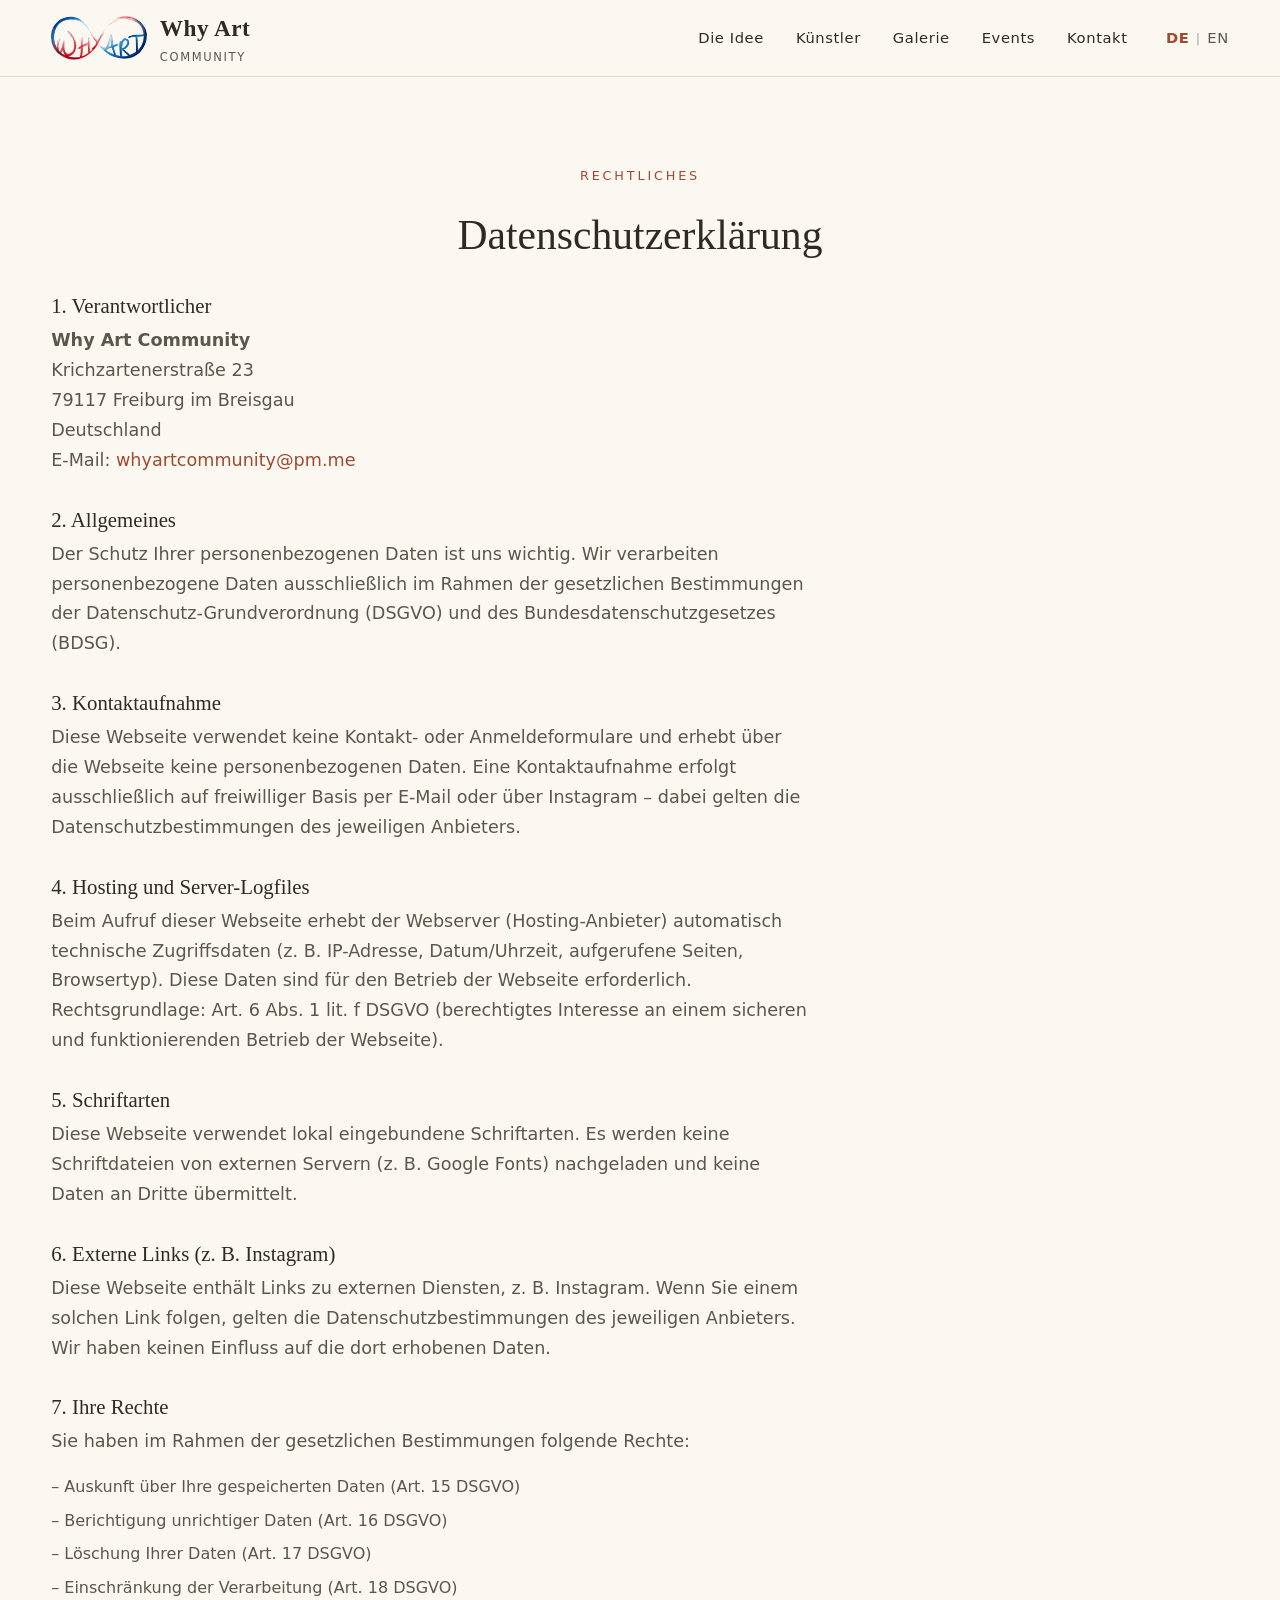
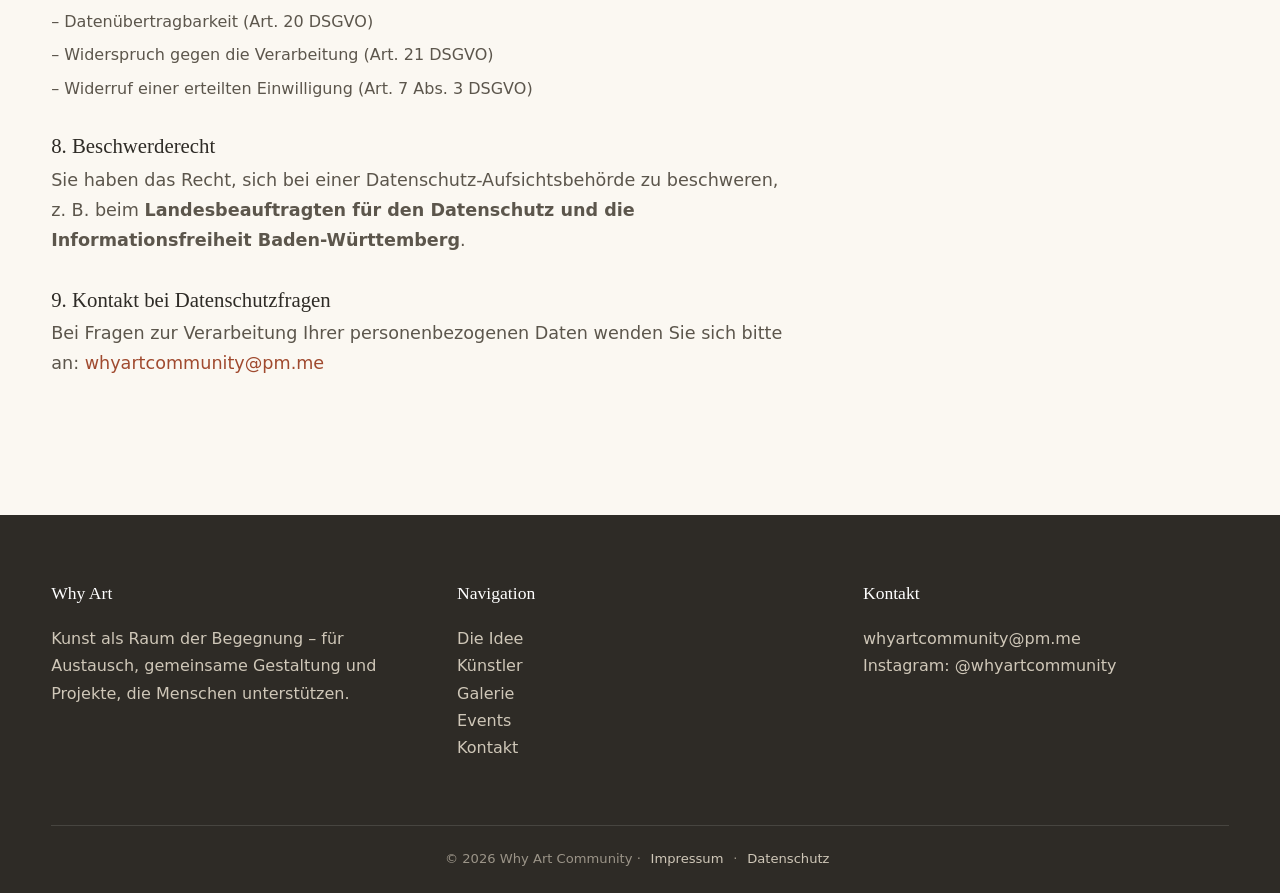
<file: datenschutz.html>
<!DOCTYPE html>
<html lang="de">
<head>
<meta charset="UTF-8">
<meta name="viewport" content="width=device-width, initial-scale=1.0">
<title>Datenschutzerklärung – Why Art Community</title>
<meta name="robots" content="noindex">
<link rel="canonical" href="https://whyartcommunity.com/datenschutz.html">
<link rel="icon" type="image/png" href="assets/images/logo.png">
<meta property="og:site_name" content="Why Art Community">
<meta property="og:locale" content="de_DE">
<meta property="og:type" content="website">
<meta property="og:title" content="Datenschutzerklärung – Why Art Community">
<meta property="og:description" content="">
<meta property="og:url" content="https://whyartcommunity.com/datenschutz.html">
<meta property="og:image" content="https://whyartcommunity.com/assets/images/hero.jpg">
<meta name="twitter:card" content="summary_large_image">
<meta name="twitter:title" content="Datenschutzerklärung – Why Art Community">
<meta name="twitter:description" content="">
<meta name="twitter:image" content="https://whyartcommunity.com/assets/images/hero.jpg">
<link rel="stylesheet" href="assets/css/style.css?v=4">
</head>
<body>

<header class="site-header">
  <div class="wrap nav">
    <a class="brand" href="index.html">
      <img src="assets/images/logo.png" alt="Why Art">
      <span>Why&nbsp;Art<small>COMMUNITY</small></span>
    </a>
    <button class="nav-toggle" aria-label="Menü">☰</button>
    <nav class="nav-links">
      <a href="index.html">Die Idee</a>
      <a href="kuenstler.html">Künstler</a>
      <a href="galerie.html">Galerie</a>
      <a href="events.html">Events</a>
      <a href="kontakt.html">Kontakt</a>

      <div class="lang-switch">
        <a href="datenschutz.html" class="active" hreflang="de">DE</a><span class="sep">|</span><a href="en/privacy.html" hreflang="en">EN</a>
      </div>
    </nav>
  </div>
</header>

<main>
  <section class="section">
    <div class="wrap">
      <p class="eyebrow center">Rechtliches</p>
      <h1 class="center" style="font-family:var(--serif);font-weight:500;font-size:clamp(1.9rem,3.5vw,2.6rem);margin-bottom:1.5rem">Datenschutzerklärung</h1>

      <h2 style="font-size:1.3rem;font-family:var(--serif);margin-bottom:.5rem">1. Verantwortlicher</h2>
      <p class="lead-p" style="margin:0 0 2rem">
        <strong>Why Art Community</strong><br>
        Krichzartenerstraße 23<br>
        79117 Freiburg im Breisgau<br>
        Deutschland<br>
        E-Mail: <a href="mailto:whyartcommunity@pm.me">whyartcommunity@pm.me</a>
      </p>

      <h2 style="font-size:1.3rem;font-family:var(--serif);margin-bottom:.5rem">2. Allgemeines</h2>
      <p class="lead-p" style="margin:0 0 2rem">Der Schutz Ihrer personenbezogenen Daten ist uns wichtig. Wir verarbeiten personenbezogene Daten ausschließlich im Rahmen der gesetzlichen Bestimmungen der Datenschutz-Grundverordnung (DSGVO) und des Bundesdatenschutzgesetzes (BDSG).</p>

      <h2 style="font-size:1.3rem;font-family:var(--serif);margin-bottom:.5rem">3. Kontaktaufnahme</h2>
      <p class="lead-p" style="margin:0 0 2rem">Diese Webseite verwendet keine Kontakt- oder Anmeldeformulare und erhebt über die Webseite keine personenbezogenen Daten. Eine Kontaktaufnahme erfolgt ausschließlich auf freiwilliger Basis per E-Mail oder über Instagram – dabei gelten die Datenschutzbestimmungen des jeweiligen Anbieters.</p>

      <h2 style="font-size:1.3rem;font-family:var(--serif);margin-bottom:.5rem">4. Hosting und Server-Logfiles</h2>
      <p class="lead-p" style="margin:0 0 2rem">Beim Aufruf dieser Webseite erhebt der Webserver (Hosting-Anbieter) automatisch technische Zugriffsdaten (z.&nbsp;B. IP-Adresse, Datum/Uhrzeit, aufgerufene Seiten, Browsertyp). Diese Daten sind für den Betrieb der Webseite erforderlich. Rechtsgrundlage: Art. 6 Abs. 1 lit. f DSGVO (berechtigtes Interesse an einem sicheren und funktionierenden Betrieb der Webseite).</p>

      <h2 style="font-size:1.3rem;font-family:var(--serif);margin-bottom:.5rem">5. Schriftarten</h2>
      <p class="lead-p" style="margin:0 0 2rem">Diese Webseite verwendet lokal eingebundene Schriftarten. Es werden keine Schriftdateien von externen Servern (z.&nbsp;B. Google Fonts) nachgeladen und keine Daten an Dritte übermittelt.</p>

      <h2 style="font-size:1.3rem;font-family:var(--serif);margin-bottom:.5rem">6. Externe Links (z.&nbsp;B. Instagram)</h2>
      <p class="lead-p" style="margin:0 0 2rem">Diese Webseite enthält Links zu externen Diensten, z.&nbsp;B. Instagram. Wenn Sie einem solchen Link folgen, gelten die Datenschutzbestimmungen des jeweiligen Anbieters. Wir haben keinen Einfluss auf die dort erhobenen Daten.</p>

      <h2 style="font-size:1.3rem;font-family:var(--serif);margin-bottom:.5rem">7. Ihre Rechte</h2>
      <p class="lead-p" style="margin:0 0 1rem">Sie haben im Rahmen der gesetzlichen Bestimmungen folgende Rechte:</p>
      <ul style="list-style:none;margin:0 0 2rem;display:grid;gap:.4rem;color:var(--ink-soft)">
        <li>– Auskunft über Ihre gespeicherten Daten (Art. 15 DSGVO)</li>
        <li>– Berichtigung unrichtiger Daten (Art. 16 DSGVO)</li>
        <li>– Löschung Ihrer Daten (Art. 17 DSGVO)</li>
        <li>– Einschränkung der Verarbeitung (Art. 18 DSGVO)</li>
        <li>– Datenübertragbarkeit (Art. 20 DSGVO)</li>
        <li>– Widerspruch gegen die Verarbeitung (Art. 21 DSGVO)</li>
        <li>– Widerruf einer erteilten Einwilligung (Art. 7 Abs. 3 DSGVO)</li>
      </ul>

      <h2 style="font-size:1.3rem;font-family:var(--serif);margin-bottom:.5rem">8. Beschwerderecht</h2>
      <p class="lead-p" style="margin:0 0 2rem">Sie haben das Recht, sich bei einer Datenschutz-Aufsichtsbehörde zu beschweren, z.&nbsp;B. beim <strong>Landesbeauftragten für den Datenschutz und die Informationsfreiheit Baden-Württemberg</strong>.</p>

      <h2 style="font-size:1.3rem;font-family:var(--serif);margin-bottom:.5rem">9. Kontakt bei Datenschutzfragen</h2>
      <p class="lead-p" style="margin:0">Bei Fragen zur Verarbeitung Ihrer personenbezogenen Daten wenden Sie sich bitte an: <a href="mailto:whyartcommunity@pm.me">whyartcommunity@pm.me</a></p>
    </div>
  </section>
</main>

<footer class="site-footer">
  <div class="wrap footer-inner">
    <div>
      <h4>Why Art</h4>
      <p style="color:#cfc7b8;max-width:34ch">Kunst als Raum der Begegnung – für Austausch, gemeinsame Gestaltung und Projekte, die Menschen unterstützen.</p>
    </div>
    <div>
      <h4>Navigation</h4>
      <p><a href="index.html">Die Idee</a></p>
      <p><a href="kuenstler.html">Künstler</a></p>
      <p><a href="galerie.html">Galerie</a></p>
      <p><a href="events.html">Events</a></p>
      <p><a href="kontakt.html">Kontakt</a></p>
    </div>
    <div>
      <h4>Kontakt</h4>
      <p><a href="mailto:whyartcommunity@pm.me">whyartcommunity@pm.me</a></p>
      <p><a href="https://www.instagram.com/whyartcommunity/" target="_blank" rel="noopener">Instagram: @whyartcommunity</a></p>
    </div>
  </div>
  <div class="footer-bottom wrap">© <span data-year></span> Why Art Community · <a href="impressum.html">Impressum</a> · <a href="datenschutz.html">Datenschutz</a></div>
</footer>

<script src="assets/js/main.js?v=2"></script>
<script>document.querySelector('[data-year]').textContent = new Date().getFullYear();</script>
</body>
</html>
</file>
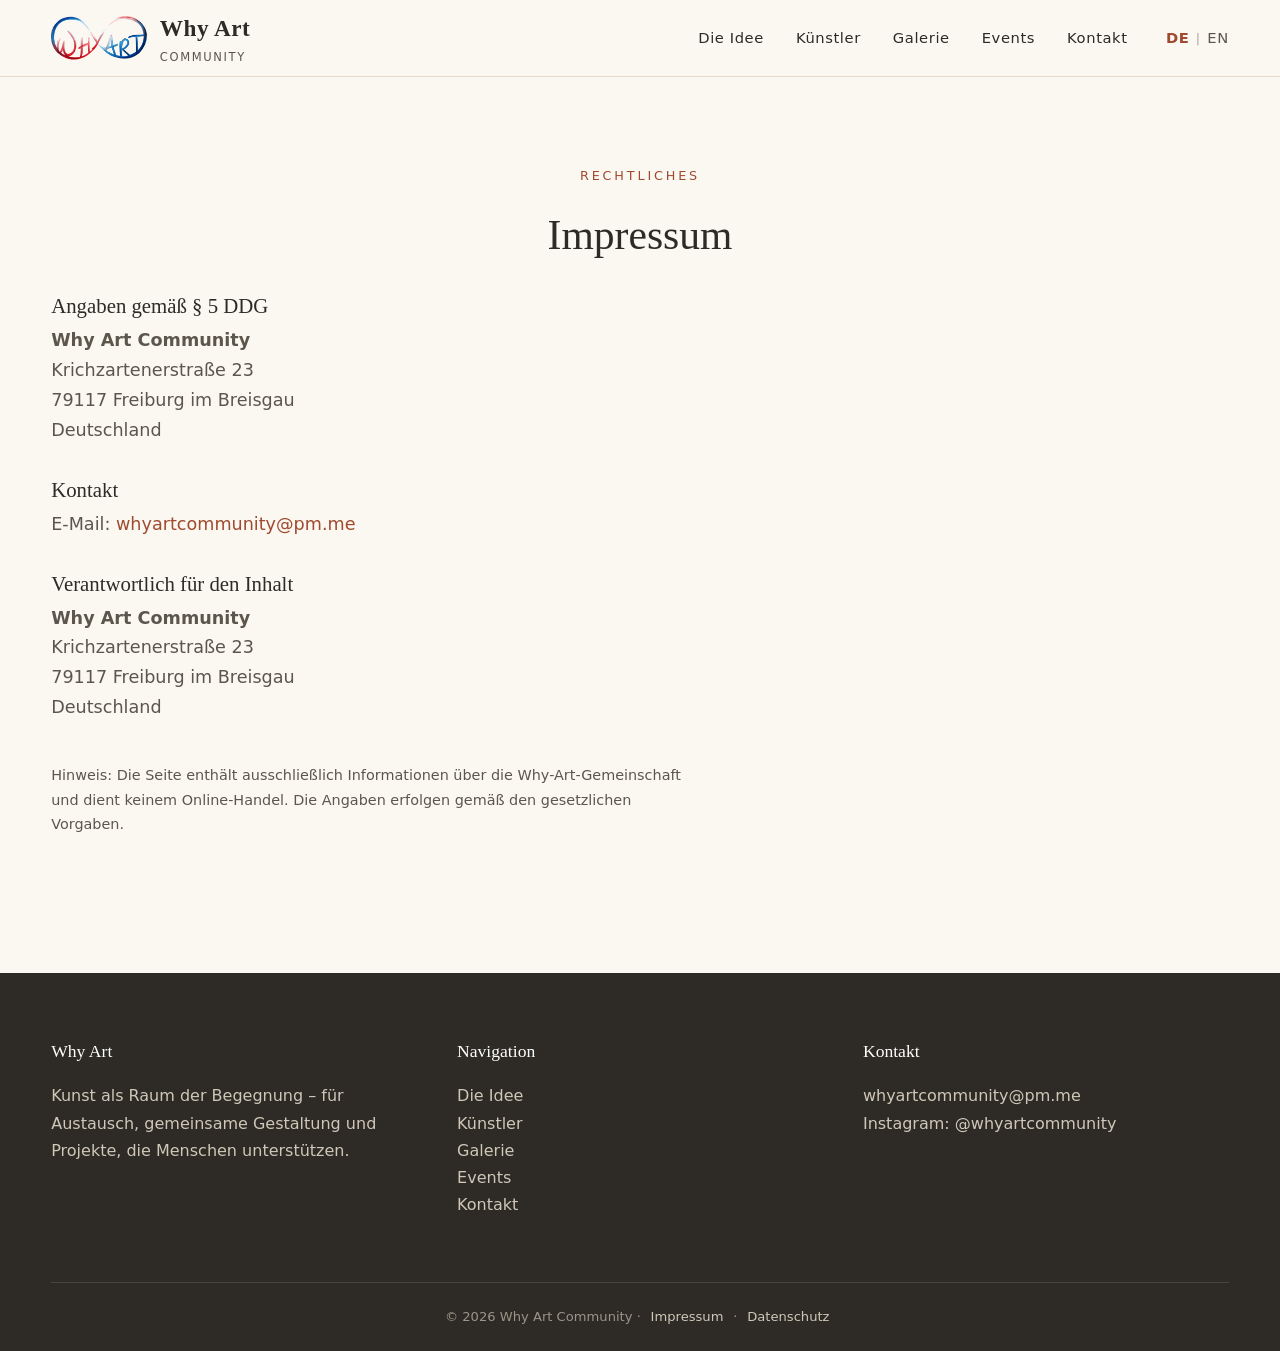
<file: impressum.html>
<!DOCTYPE html>
<html lang="de">
<head>
<meta charset="UTF-8">
<meta name="viewport" content="width=device-width, initial-scale=1.0">
<title>Impressum – Why Art Community</title>
<meta name="robots" content="noindex">
<link rel="canonical" href="https://whyartcommunity.com/impressum.html">
<link rel="icon" type="image/png" href="assets/images/logo.png">
<meta property="og:site_name" content="Why Art Community">
<meta property="og:locale" content="de_DE">
<meta property="og:type" content="website">
<meta property="og:title" content="Impressum – Why Art Community">
<meta property="og:description" content="">
<meta property="og:url" content="https://whyartcommunity.com/impressum.html">
<meta property="og:image" content="https://whyartcommunity.com/assets/images/hero.jpg">
<meta name="twitter:card" content="summary_large_image">
<meta name="twitter:title" content="Impressum – Why Art Community">
<meta name="twitter:description" content="">
<meta name="twitter:image" content="https://whyartcommunity.com/assets/images/hero.jpg">
<link rel="stylesheet" href="assets/css/style.css?v=4">
</head>
<body>

<header class="site-header">
  <div class="wrap nav">
    <a class="brand" href="index.html">
      <img src="assets/images/logo.png" alt="Why Art">
      <span>Why&nbsp;Art<small>COMMUNITY</small></span>
    </a>
    <button class="nav-toggle" aria-label="Menü">☰</button>
    <nav class="nav-links">
      <a href="index.html">Die Idee</a>
      <a href="kuenstler.html">Künstler</a>
      <a href="galerie.html">Galerie</a>
      <a href="events.html">Events</a>
      <a href="kontakt.html">Kontakt</a>

      <div class="lang-switch">
        <a href="impressum.html" class="active" hreflang="de">DE</a><span class="sep">|</span><a href="en/imprint.html" hreflang="en">EN</a>
      </div>
    </nav>
  </div>
</header>

<main>
  <section class="section">
    <div class="wrap">
      <p class="eyebrow center">Rechtliches</p>
      <h1 class="center" style="font-family:var(--serif);font-weight:500;font-size:clamp(1.9rem,3.5vw,2.6rem);margin-bottom:1.5rem">Impressum</h1>

      <h2 style="font-size:1.3rem;font-family:var(--serif);margin-bottom:.5rem">Angaben gemäß § 5 DDG</h2>
      <p class="lead-p" style="margin:0 0 2rem">
        <strong>Why Art Community</strong><br>
        Krichzartenerstraße 23<br>
        79117 Freiburg im Breisgau<br>
        Deutschland
      </p>

      <h2 style="font-size:1.3rem;font-family:var(--serif);margin-bottom:.5rem">Kontakt</h2>
      <p class="lead-p" style="margin:0 0 2rem">
        E-Mail: <a href="mailto:whyartcommunity@pm.me">whyartcommunity@pm.me</a>
      </p>

      <h2 style="font-size:1.3rem;font-family:var(--serif);margin-bottom:.5rem">Verantwortlich für den Inhalt</h2>
      <p class="lead-p" style="margin:0">
        <strong>Why Art Community</strong><br>
        Krichzartenerstraße 23<br>
        79117 Freiburg im Breisgau<br>
        Deutschland
      </p>
      <p style="color:var(--ink-soft);font-size:.9rem;margin-top:2.5rem;max-width:70ch">
        Hinweis: Die Seite enthält ausschließlich Informationen über die Why-Art-Gemeinschaft und
        dient keinem Online-Handel. Die Angaben erfolgen gemäß den gesetzlichen Vorgaben.
      </p>
    </div>
  </section>
</main>

<footer class="site-footer">
  <div class="wrap footer-inner">
    <div>
      <h4>Why Art</h4>
      <p style="color:#cfc7b8;max-width:34ch">Kunst als Raum der Begegnung – für Austausch, gemeinsame Gestaltung und Projekte, die Menschen unterstützen.</p>
    </div>
    <div>
      <h4>Navigation</h4>
      <p><a href="index.html">Die Idee</a></p>
      <p><a href="kuenstler.html">Künstler</a></p>
      <p><a href="galerie.html">Galerie</a></p>
      <p><a href="events.html">Events</a></p>
      <p><a href="kontakt.html">Kontakt</a></p>
    </div>
    <div>
      <h4>Kontakt</h4>
      <p><a href="mailto:whyartcommunity@pm.me">whyartcommunity@pm.me</a></p>
      <p><a href="https://www.instagram.com/whyartcommunity/" target="_blank" rel="noopener">Instagram: @whyartcommunity</a></p>
    </div>
  </div>
  <div class="footer-bottom wrap">© <span data-year></span> Why Art Community · <a href="impressum.html">Impressum</a> · <a href="datenschutz.html">Datenschutz</a></div>
</footer>

<script src="assets/js/main.js?v=2"></script>
<script>document.querySelector('[data-year]').textContent = new Date().getFullYear();</script>
</body>
</html>
</file>
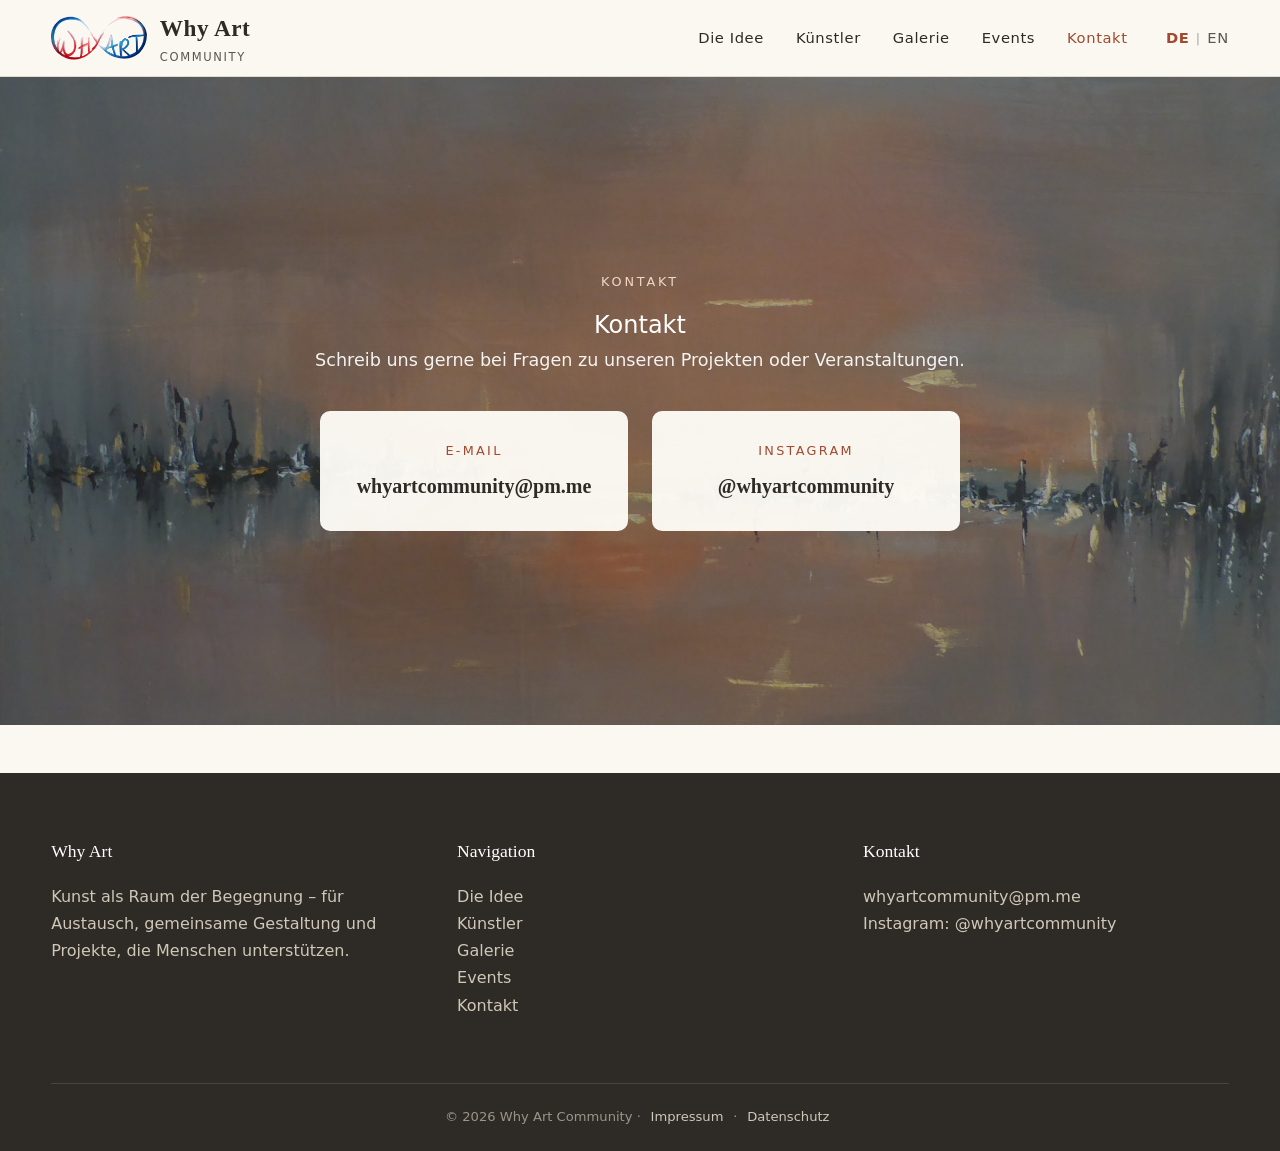
<file: kontakt.html>
<!DOCTYPE html>
<html lang="de">
<head>
<meta charset="UTF-8">
<meta name="viewport" content="width=device-width, initial-scale=1.0">
<title>Kontakt – Why Art Community</title>
<meta name="description" content="Kontakt zu Why Art – per E-Mail oder Instagram.">
<link rel="canonical" href="https://whyartcommunity.com/kontakt.html">
<link rel="icon" type="image/png" href="assets/images/logo.png">
<meta property="og:site_name" content="Why Art Community">
<meta property="og:locale" content="de_DE">
<meta property="og:type" content="website">
<meta property="og:title" content="Kontakt – Why Art Community">
<meta property="og:description" content="Kontakt zu Why Art – per E-Mail oder Instagram.">
<meta property="og:url" content="https://whyartcommunity.com/kontakt.html">
<meta property="og:image" content="https://whyartcommunity.com/assets/images/hero.jpg">
<meta name="twitter:card" content="summary_large_image">
<meta name="twitter:title" content="Kontakt – Why Art Community">
<meta name="twitter:description" content="Kontakt zu Why Art – per E-Mail oder Instagram.">
<meta name="twitter:image" content="https://whyartcommunity.com/assets/images/hero.jpg">
<link rel="stylesheet" href="assets/css/style.css?v=4">
</head>
<body>

<header class="site-header">
  <div class="wrap nav">
    <a class="brand" href="index.html">
      <img src="assets/images/logo.png" alt="Why Art">
      <span>Why&nbsp;Art<small>COMMUNITY</small></span>
    </a>
    <button class="nav-toggle" aria-label="Menü">☰</button>
    <nav class="nav-links">
      <a href="index.html">Die Idee</a>
      <a href="kuenstler.html">Künstler</a>
      <a href="galerie.html">Galerie</a>
      <a href="events.html">Events</a>
      <a href="kontakt.html" class="active">Kontakt</a>

      <div class="lang-switch">
        <a href="kontakt.html" class="active" hreflang="de">DE</a><span class="sep">|</span><a href="en/contacts.html" hreflang="en">EN</a>
      </div>
    </nav>
  </div>
</header>

<main>
  <section class="kontakt-hero" style="background-image:url('assets/images/hero.jpg')">
    <div class="kontakt-inner">
      <p class="eyebrow center">Kontakt</p>
      <h1>Kontakt</h1>
      <p class="lede">Schreib uns gerne bei Fragen zu unseren Projekten oder Veranstaltungen.</p>
      <div class="kontakt-options">
        <a href="mailto:whyartcommunity@pm.me" class="kontakt-card">
          <div class="card-label">E-Mail</div>
          <div class="card-value">whyartcommunity@pm.me</div>
        </a>
        <a href="https://www.instagram.com/whyartcommunity/" target="_blank" rel="noopener" class="kontakt-card">
          <div class="card-label">Instagram</div>
          <div class="card-value">@whyartcommunity</div>
        </a>
      </div>
    </div>
  </section>
</main>

<footer class="site-footer">
  <div class="wrap footer-inner">
    <div>
      <h4>Why Art</h4>
      <p style="color:#cfc7b8;max-width:34ch">Kunst als Raum der Begegnung – für Austausch, gemeinsame Gestaltung und Projekte, die Menschen unterstützen.</p>
    </div>
    <div>
      <h4>Navigation</h4>
      <p><a href="index.html">Die Idee</a></p>
      <p><a href="kuenstler.html">Künstler</a></p>
      <p><a href="galerie.html">Galerie</a></p>
      <p><a href="events.html">Events</a></p>
      <p><a href="kontakt.html">Kontakt</a></p>
    </div>
    <div>
      <h4>Kontakt</h4>
      <p><a href="mailto:whyartcommunity@pm.me">whyartcommunity@pm.me</a></p>
      <p><a href="https://www.instagram.com/whyartcommunity/" target="_blank" rel="noopener">Instagram: @whyartcommunity</a></p>
    </div>
  </div>
  <div class="footer-bottom wrap">© <span data-year></span> Why Art Community · <a href="impressum.html">Impressum</a> · <a href="datenschutz.html">Datenschutz</a></div>
</footer>

<script src="assets/js/main.js?v=2"></script>
<script>document.querySelector('[data-year]').textContent = new Date().getFullYear();</script>
</body>
</html>
</file>
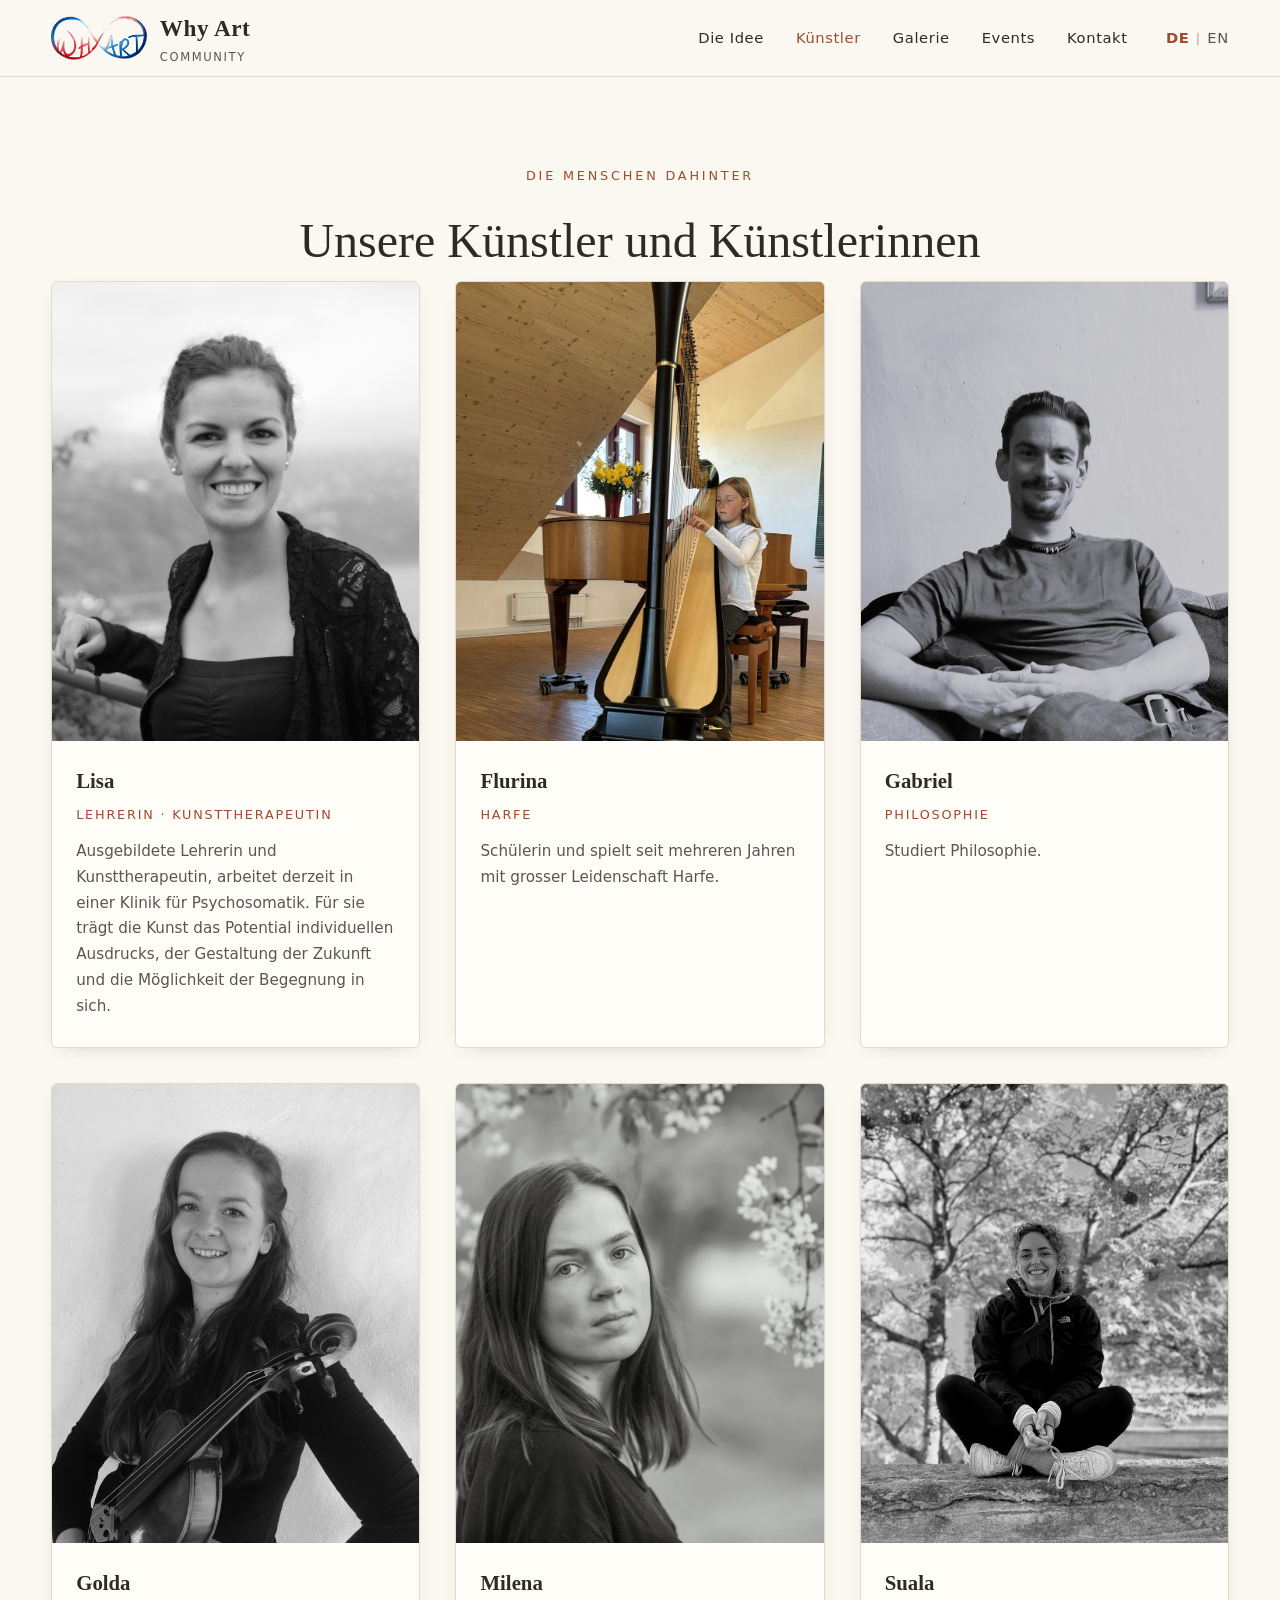
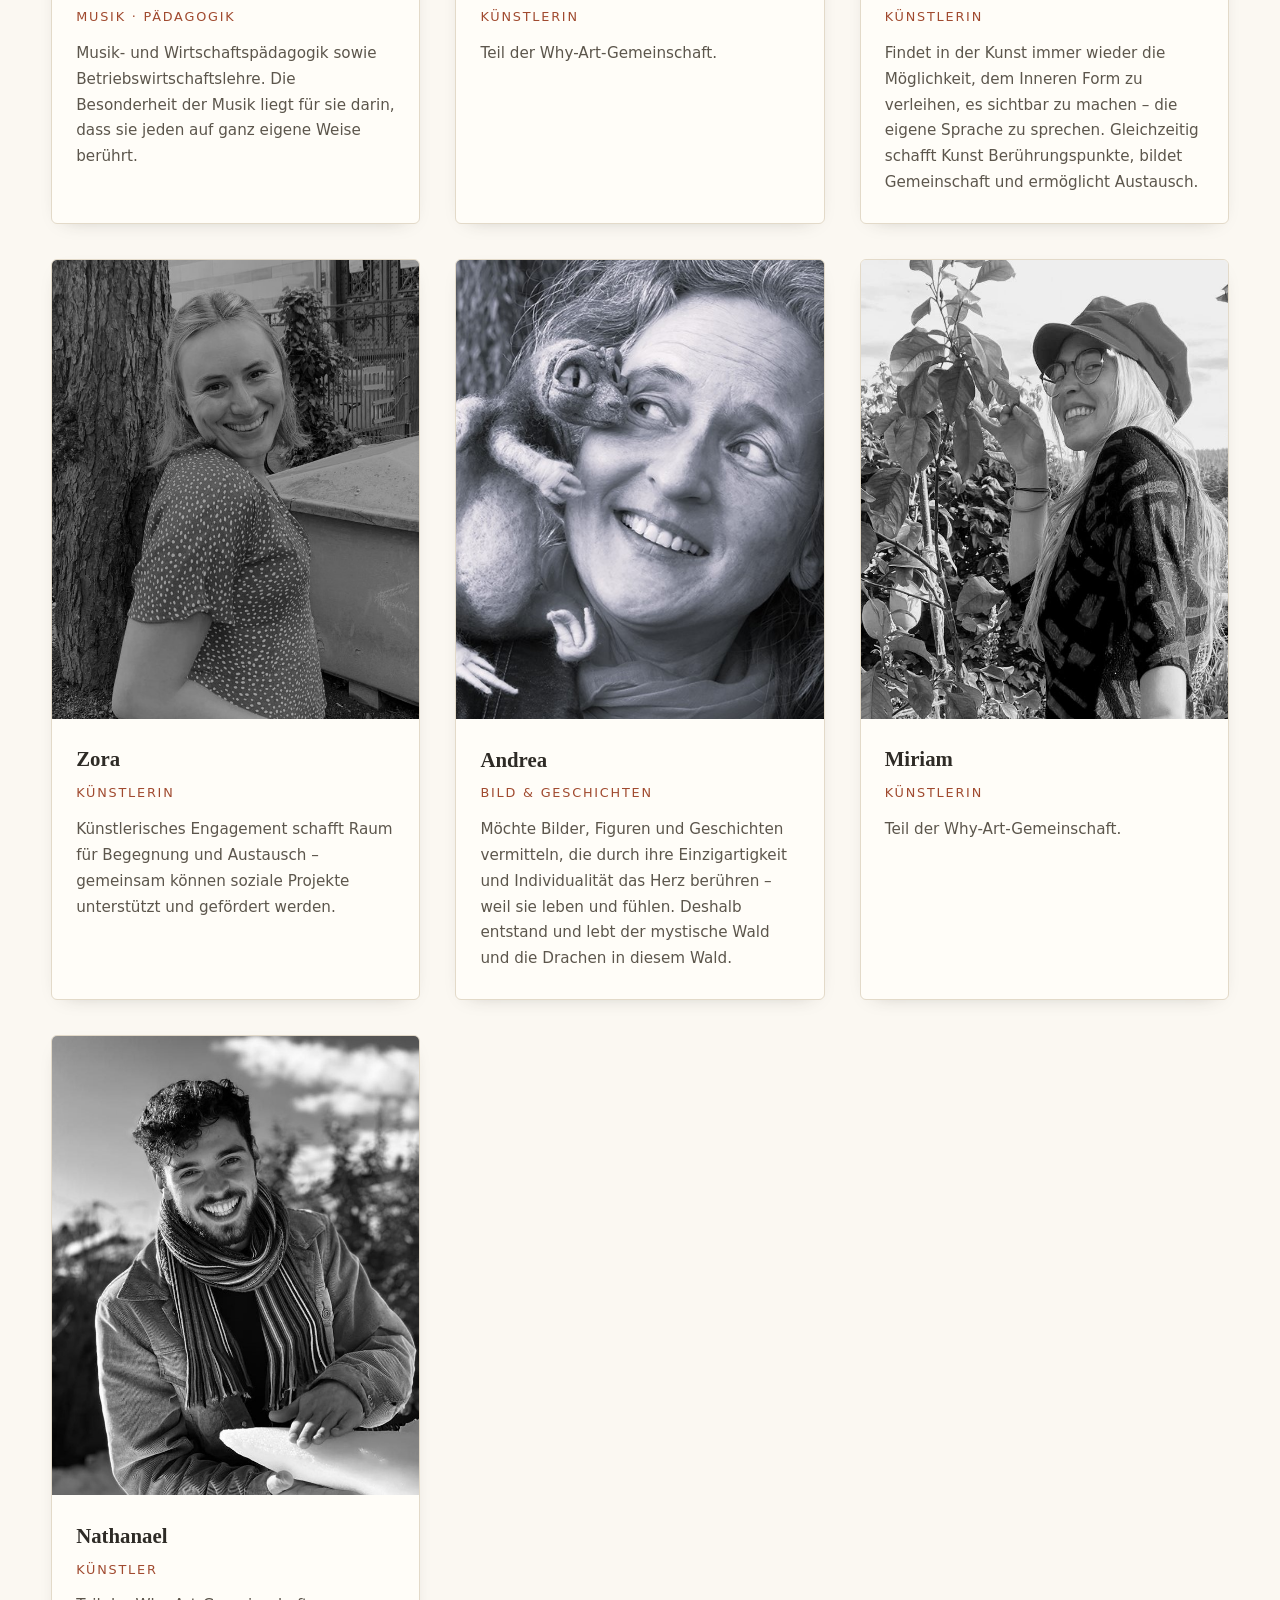
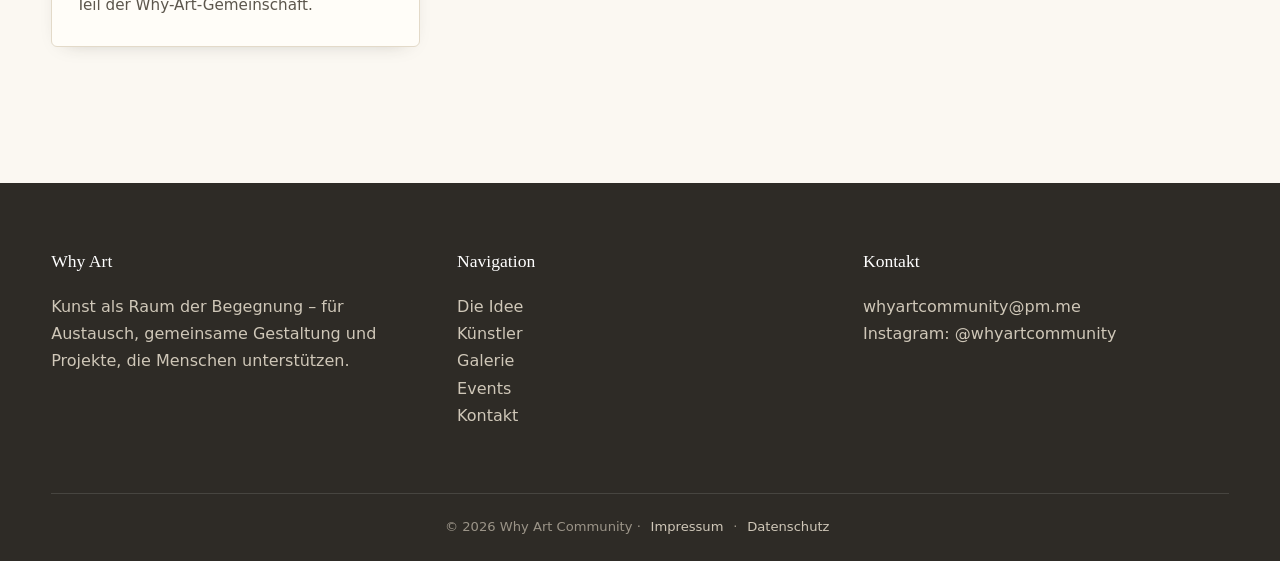
<file: kuenstler.html>
<!DOCTYPE html>
<html lang="de">
<head>
<meta charset="UTF-8">
<meta name="viewport" content="width=device-width, initial-scale=1.0">
<meta name="robots" content="noindex, nofollow">
<title>Künstler – Why Art Community</title>
<meta name="description" content="Die Künstler und Künstlerinnen hinter Why Art – eine Gemeinschaft, die durch Kunst Räume der Begegnung und Gestaltung öffnet.">
<link rel="canonical" href="https://whyartcommunity.com/kuenstler.html">
<link rel="icon" type="image/png" href="assets/images/logo.png">
<meta property="og:site_name" content="Why Art Community">
<meta property="og:locale" content="de_DE">
<meta property="og:type" content="website">
<meta property="og:title" content="Künstler – Why Art Community">
<meta property="og:description" content="Die Künstler und Künstlerinnen hinter Why Art – eine Gemeinschaft, die durch Kunst Räume der Begegnung und Gestaltung öffnet.">
<meta property="og:url" content="https://whyartcommunity.com/kuenstler.html">
<meta property="og:image" content="https://whyartcommunity.com/assets/images/hero.jpg">
<meta name="twitter:card" content="summary_large_image">
<meta name="twitter:title" content="Künstler – Why Art Community">
<meta name="twitter:description" content="Die Künstler und Künstlerinnen hinter Why Art – eine Gemeinschaft, die durch Kunst Räume der Begegnung und Gestaltung öffnet.">
<meta name="twitter:image" content="https://whyartcommunity.com/assets/images/hero.jpg">
<link rel="stylesheet" href="assets/css/style.css?v=4">
</head>
<body>

<header class="site-header">
  <div class="wrap nav">
    <a class="brand" href="index.html">
      <img src="assets/images/logo.png" alt="Why Art">
      <span>Why&nbsp;Art<small>COMMUNITY</small></span>
    </a>
    <button class="nav-toggle" aria-label="Menü">☰</button>
    <nav class="nav-links">
      <a href="index.html">Die Idee</a>
      <a href="kuenstler.html" class="active">Künstler</a>
      <a href="galerie.html">Galerie</a>
      <a href="events.html">Events</a>
      <a href="kontakt.html">Kontakt</a>

      <div class="lang-switch">
        <a href="kuenstler.html" class="active" hreflang="de">DE</a><span class="sep">|</span><a href="en/artists.html" hreflang="en">EN</a>
      </div>
    </nav>
  </div>
</header>

<main>
  <section class="section">
    <div class="wrap">
      <p class="eyebrow center">Die Menschen dahinter</p>
      <h1 class="center" style="font-family:var(--serif);font-weight:500;font-size:clamp(2rem,4vw,3rem);text-align:center">Unsere Künstler und Künstlerinnen</h1>

      <div class="artists">

        <article class="artist">
          <div class="photo"><img src="assets/images/kuenstlerin-lisa.jpg" alt="Lisa" loading="lazy"></div>
          <div class="meta">
            <h3>Lisa</h3>
            <div class="role">Lehrerin · Kunsttherapeutin</div>
            <p>Ausgebildete Lehrerin und Kunsttherapeutin, arbeitet derzeit in einer Klinik für Psychosomatik. Für sie trägt die Kunst das Potential individuellen Ausdrucks, der Gestaltung der Zukunft und die Möglichkeit der Begegnung in sich.</p>
          </div>
        </article>

        <article class="artist">
          <div class="photo"><img src="assets/images/kuenstlerin-flurina.jpg" alt="Flurina" loading="lazy"></div>
          <div class="meta">
            <h3>Flurina</h3>
            <div class="role">Harfe</div>
            <p>Schülerin und spielt seit mehreren Jahren mit grosser Leidenschaft Harfe.</p>
          </div>
        </article>

        <article class="artist">
          <div class="photo"><img src="assets/images/kuenstler-gabriel.jpg" alt="Gabriel" loading="lazy"></div>
          <div class="meta">
            <h3>Gabriel</h3>
            <div class="role">Philosophie</div>
            <p>Studiert Philosophie.</p>
          </div>
        </article>

        <article class="artist">
          <div class="photo"><img src="assets/images/kuenstlerin-golda.jpg" alt="Golda" loading="lazy"></div>
          <div class="meta">
            <h3>Golda</h3>
            <div class="role">Musik · Pädagogik</div>
            <p>Musik- und Wirtschaftspädagogik sowie Betriebswirtschaftslehre. Die Besonderheit der Musik liegt für sie darin, dass sie jeden auf ganz eigene Weise berührt.</p>
          </div>
        </article>

        <article class="artist">
          <div class="photo"><img src="assets/images/kuenstlerin-milena.jpg" alt="Milena" loading="lazy"></div>
          <div class="meta">
            <h3>Milena</h3>
            <div class="role">Künstlerin</div>
            <p>Teil der Why-Art-Gemeinschaft.</p>
          </div>
        </article>

        <article class="artist">
          <div class="photo"><img src="assets/images/kuenstlerin-suala.jpg" alt="Suala" loading="lazy"></div>
          <div class="meta">
            <h3>Suala</h3>
            <div class="role">Künstlerin</div>
            <p>Findet in der Kunst immer wieder die Möglichkeit, dem Inneren Form zu verleihen, es sichtbar zu machen – die eigene Sprache zu sprechen. Gleichzeitig schafft Kunst Berührungspunkte, bildet Gemeinschaft und ermöglicht Austausch.</p>
          </div>
        </article>

        <article class="artist">
          <div class="photo"><img src="assets/images/kuenstlerin-zora.jpg" alt="Zora" loading="lazy"></div>
          <div class="meta">
            <h3>Zora</h3>
            <div class="role">Künstlerin</div>
            <p>Künstlerisches Engagement schafft Raum für Begegnung und Austausch – gemeinsam können soziale Projekte unterstützt und gefördert werden.</p>
          </div>
        </article>

        <article class="artist">
          <div class="photo"><img src="assets/images/kuenstlerin-andrea.jpg" alt="Andrea" loading="lazy"></div>
          <div class="meta">
            <h3>Andrea</h3>
            <div class="role">Bild &amp; Geschichten</div>
            <p>Möchte Bilder, Figuren und Geschichten vermitteln, die durch ihre Einzigartigkeit und Individualität das Herz berühren – weil sie leben und fühlen. Deshalb entstand und lebt der mystische Wald und die Drachen in diesem Wald.</p>
          </div>
        </article>

        <article class="artist">
          <div class="photo"><img src="assets/images/kuenstlerin-miriam.jpg" alt="Miriam" loading="lazy"></div>
          <div class="meta">
            <h3>Miriam</h3>
            <div class="role">Künstlerin</div>
            <p>Teil der Why-Art-Gemeinschaft.</p>
          </div>
        </article>

        <article class="artist">
          <div class="photo"><img src="assets/images/kuenstler-nathanael.jpg" alt="Nathanael" loading="lazy"></div>
          <div class="meta">
            <h3>Nathanael</h3>
            <div class="role">Künstler</div>
            <p>Teil der Why-Art-Gemeinschaft.</p>
          </div>
        </article>

      </div>
    </div>
  </section>
</main>

<footer class="site-footer">
  <div class="wrap footer-inner">
    <div>
      <h4>Why Art</h4>
      <p style="color:#cfc7b8;max-width:34ch">Kunst als Raum der Begegnung – für Austausch, gemeinsame Gestaltung und Projekte, die Menschen unterstützen.</p>
    </div>
    <div>
      <h4>Navigation</h4>
      <p><a href="index.html">Die Idee</a></p>
      <p><a href="kuenstler.html">Künstler</a></p>
      <p><a href="galerie.html">Galerie</a></p>
      <p><a href="events.html">Events</a></p>
      <p><a href="kontakt.html">Kontakt</a></p>
    </div>
    <div>
      <h4>Kontakt</h4>
      <p><a href="mailto:whyartcommunity@pm.me">whyartcommunity@pm.me</a></p>
      <p><a href="https://www.instagram.com/whyartcommunity/" target="_blank" rel="noopener">Instagram: @whyartcommunity</a></p>
    </div>
  </div>
  <div class="footer-bottom wrap">© <span data-year></span> Why Art Community · <a href="impressum.html">Impressum</a> · <a href="datenschutz.html">Datenschutz</a></div>
</footer>

<script src="assets/js/main.js?v=2"></script>
<script>document.querySelector('[data-year]').textContent = new Date().getFullYear();</script>
</body>
</html>
</file>
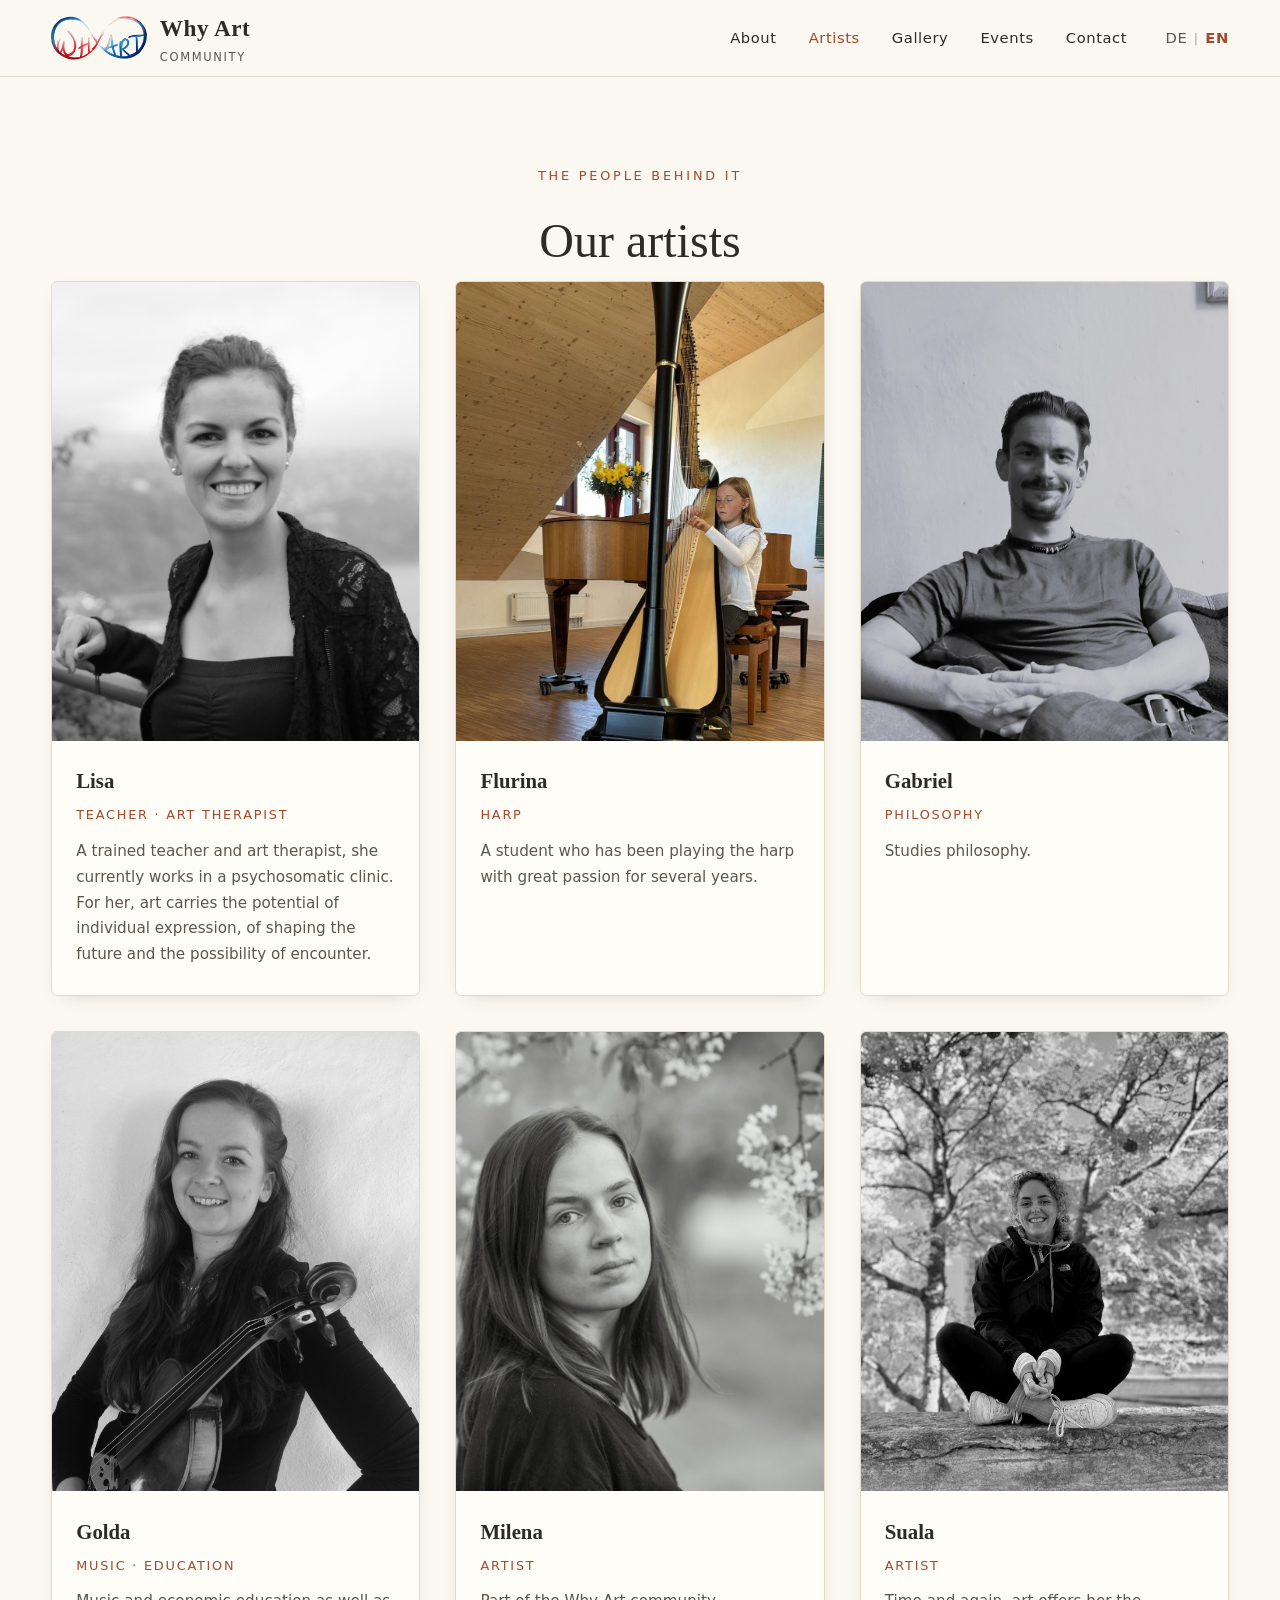
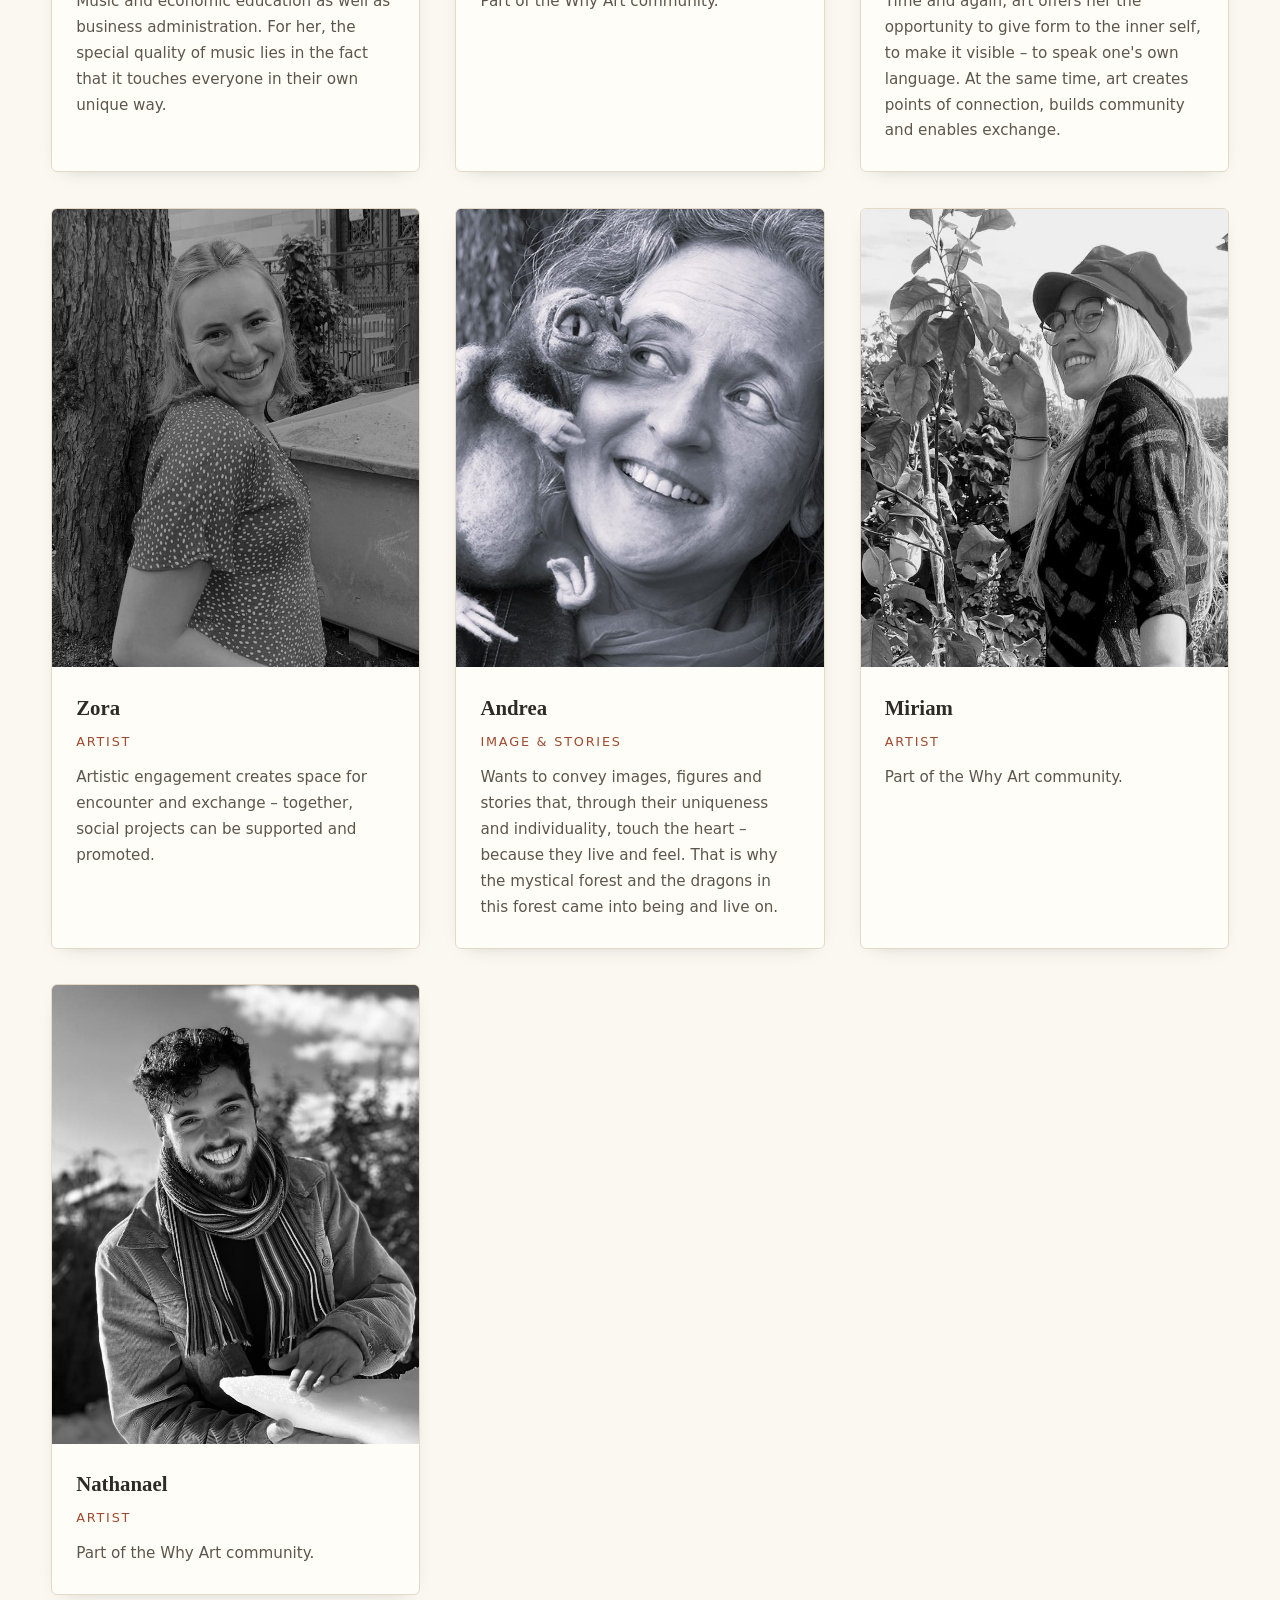
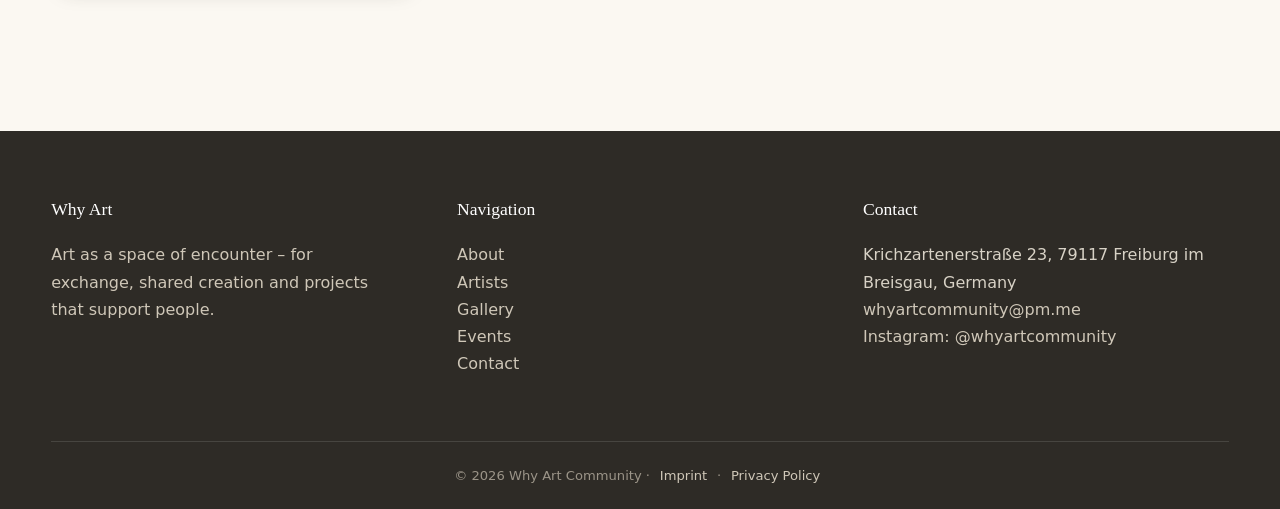
<file: en/artists.html>
<!DOCTYPE html>
<html lang="en">
<head>
<meta charset="UTF-8">
<meta name="viewport" content="width=device-width, initial-scale=1.0">
<meta name="robots" content="noindex, nofollow">
<title>Artists – Why Art Community</title>
<meta name="description" content="The artists behind Why Art – a community that opens spaces of encounter and creation through art.">
<link rel="canonical" href="https://whyartcommunity.com/en/artists.html">
<link rel="alternate" hreflang="de" href="https://whyartcommunity.com/kuenstler.html">
<link rel="alternate" hreflang="en" href="https://whyartcommunity.com/en/artists.html">
<link rel="icon" type="image/png" href="../assets/images/logo.png">
<meta property="og:site_name" content="Why Art Community">
<meta property="og:locale" content="en_EN">
<meta property="og:type" content="website">
<meta property="og:title" content="Artists – Why Art Community">
<meta property="og:description" content="The artists behind Why Art – a community that opens spaces of encounter and creation through art.">
<meta property="og:url" content="https://whyartcommunity.com/en/artists.html">
<meta property="og:image" content="https://whyartcommunity.com/assets/images/hero.jpg">
<meta name="twitter:card" content="summary_large_image">
<meta name="twitter:title" content="Artists – Why Art Community">
<meta name="twitter:description" content="The artists behind Why Art – a community that opens spaces of encounter and creation through art.">
<meta name="twitter:image" content="https://whyartcommunity.com/assets/images/hero.jpg">
<link rel="stylesheet" href="../assets/css/style.css?v=4">
</head>
<body>

<header class="site-header">
  <div class="wrap nav">
    <a class="brand" href="index.html">
      <img src="../assets/images/logo.png" alt="Why Art">
      <span>Why&nbsp;Art<small>COMMUNITY</small></span>
    </a>
    <button class="nav-toggle" aria-label="Menu">☰</button>
    <nav class="nav-links">
      <a href="index.html">About</a>
      <a href="artists.html" class="active">Artists</a>
      <a href="gallery.html">Gallery</a>
      <a href="events.html">Events</a>
      <a href="contacts.html">Contact</a>

      <div class="lang-switch">
        <a href="../kuenstler.html" hreflang="de">DE</a><span class="sep">|</span><a href="artists.html" class="active" hreflang="en">EN</a>
      </div>
    </nav>
  </div>
</header>

<main>
  <section class="section">
    <div class="wrap">
      <p class="eyebrow center">The people behind it</p>
      <h1 class="center" style="font-family:var(--serif);font-weight:500;font-size:clamp(2rem,4vw,3rem);text-align:center">Our artists</h1>

      <div class="artists">

        <article class="artist">
          <div class="photo"><img src="../assets/images/kuenstlerin-lisa.jpg" alt="Lisa" loading="lazy"></div>
          <div class="meta">
            <h3>Lisa</h3>
            <div class="role">Teacher · Art therapist</div>
            <p>A trained teacher and art therapist, she currently works in a psychosomatic clinic. For her, art carries the potential of individual expression, of shaping the future and the possibility of encounter.</p>
          </div>
        </article>

        <article class="artist">
          <div class="photo"><img src="../assets/images/kuenstlerin-flurina.jpg" alt="Flurina" loading="lazy"></div>
          <div class="meta">
            <h3>Flurina</h3>
            <div class="role">Harp</div>
            <p>A student who has been playing the harp with great passion for several years.</p>
          </div>
        </article>

        <article class="artist">
          <div class="photo"><img src="../assets/images/kuenstler-gabriel.jpg" alt="Gabriel" loading="lazy"></div>
          <div class="meta">
            <h3>Gabriel</h3>
            <div class="role">Philosophy</div>
            <p>Studies philosophy.</p>
          </div>
        </article>

        <article class="artist">
          <div class="photo"><img src="../assets/images/kuenstlerin-golda.jpg" alt="Golda" loading="lazy"></div>
          <div class="meta">
            <h3>Golda</h3>
            <div class="role">Music · Education</div>
            <p>Music and economic education as well as business administration. For her, the special quality of music lies in the fact that it touches everyone in their own unique way.</p>
          </div>
        </article>

        <article class="artist">
          <div class="photo"><img src="../assets/images/kuenstlerin-milena.jpg" alt="Milena" loading="lazy"></div>
          <div class="meta">
            <h3>Milena</h3>
            <div class="role">Artist</div>
            <p>Part of the Why Art community.</p>
          </div>
        </article>

        <article class="artist">
          <div class="photo"><img src="../assets/images/kuenstlerin-suala.jpg" alt="Suala" loading="lazy"></div>
          <div class="meta">
            <h3>Suala</h3>
            <div class="role">Artist</div>
            <p>Time and again, art offers her the opportunity to give form to the inner self, to make it visible – to speak one's own language. At the same time, art creates points of connection, builds community and enables exchange.</p>
          </div>
        </article>

        <article class="artist">
          <div class="photo"><img src="../assets/images/kuenstlerin-zora.jpg" alt="Zora" loading="lazy"></div>
          <div class="meta">
            <h3>Zora</h3>
            <div class="role">Artist</div>
            <p>Artistic engagement creates space for encounter and exchange – together, social projects can be supported and promoted.</p>
          </div>
        </article>

        <article class="artist">
          <div class="photo"><img src="../assets/images/kuenstlerin-andrea.jpg" alt="Andrea" loading="lazy"></div>
          <div class="meta">
            <h3>Andrea</h3>
            <div class="role">Image &amp; Stories</div>
            <p>Wants to convey images, figures and stories that, through their uniqueness and individuality, touch the heart – because they live and feel. That is why the mystical forest and the dragons in this forest came into being and live on.</p>
          </div>
        </article>

        <article class="artist">
          <div class="photo"><img src="../assets/images/kuenstlerin-miriam.jpg" alt="Miriam" loading="lazy"></div>
          <div class="meta">
            <h3>Miriam</h3>
            <div class="role">Artist</div>
            <p>Part of the Why Art community.</p>
          </div>
        </article>

        <article class="artist">
          <div class="photo"><img src="../assets/images/kuenstler-nathanael.jpg" alt="Nathanael" loading="lazy"></div>
          <div class="meta">
            <h3>Nathanael</h3>
            <div class="role">Artist</div>
            <p>Part of the Why Art community.</p>
          </div>
        </article>

      </div>
    </div>
  </section>
</main>

<footer class="site-footer">
  <div class="wrap footer-inner">
    <div>
      <h4>Why Art</h4>
      <p style="color:#cfc7b8;max-width:34ch">Art as a space of encounter – for exchange, shared creation and projects that support people.</p>
    </div>
    <div>
      <h4>Navigation</h4>
      <p><a href="index.html">About</a></p>
      <p><a href="artists.html">Artists</a></p>
      <p><a href="gallery.html">Gallery</a></p>
      <p><a href="events.html">Events</a></p>
      <p><a href="contacts.html">Contact</a></p>
    </div>
    <div>
      <h4>Contact</h4>
      <p>Krichzartenerstraße 23, 79117 Freiburg im Breisgau, Germany</p>
      <p><a href="mailto:whyartcommunity@pm.me">whyartcommunity@pm.me</a></p>
      <p><a href="https://www.instagram.com/whyartcommunity/" target="_blank" rel="noopener">Instagram: @whyartcommunity</a></p>
    </div>
  </div>
  <div class="footer-bottom wrap">© <span data-year></span> Why Art Community · <a href="imprint.html">Imprint</a> · <a href="privacy.html">Privacy Policy</a></div>
</footer>

<script src="../assets/js/main.js?v=2"></script>
<script>document.querySelector('[data-year]').textContent = new Date().getFullYear();</script>
</body>
</html>
</file>
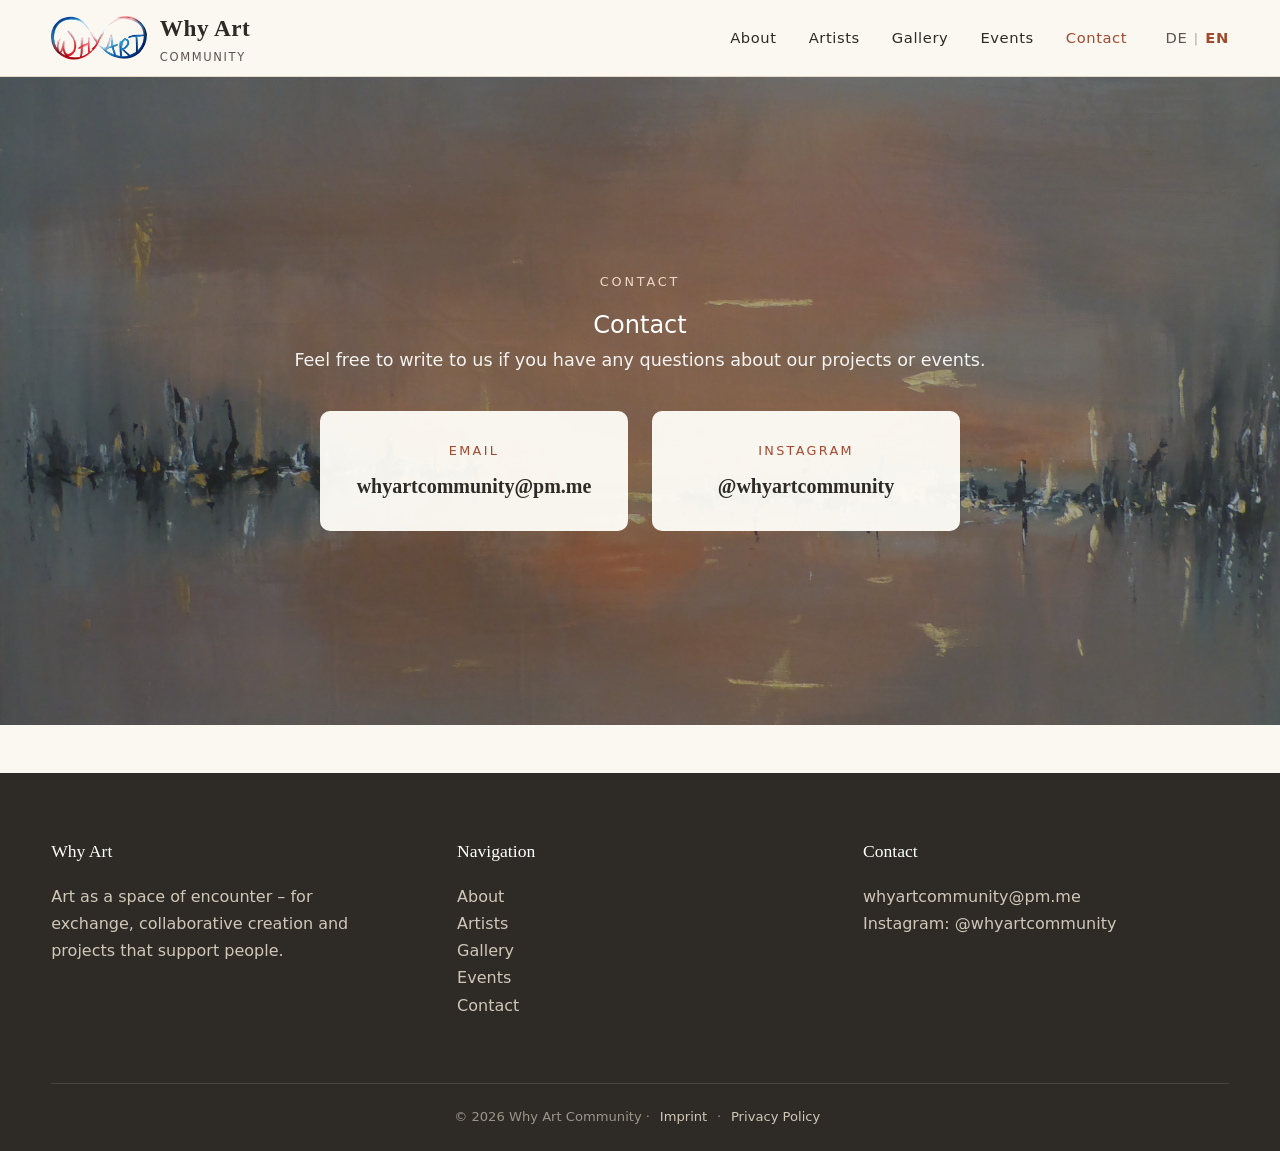
<file: en/contacts.html>
<!DOCTYPE html>
<html lang="en">
<head>
<meta charset="UTF-8">
<meta name="viewport" content="width=device-width, initial-scale=1.0">
<title>Contact – Why Art Community</title>
<meta name="description" content="Contact Why Art – by email or Instagram.">
<link rel="canonical" href="https://whyartcommunity.com/en/contacts.html">
<link rel="alternate" hreflang="de" href="https://whyartcommunity.com/kontakt.html">
<link rel="alternate" hreflang="en" href="https://whyartcommunity.com/en/contacts.html">
<link rel="icon" type="image/png" href="../assets/images/logo.png">
<meta property="og:site_name" content="Why Art Community">
<meta property="og:locale" content="en_US">
<meta property="og:type" content="website">
<meta property="og:title" content="Contact – Why Art Community">
<meta property="og:description" content="Contact Why Art – by email or Instagram.">
<meta property="og:url" content="https://whyartcommunity.com/en/contacts.html">
<meta property="og:image" content="https://whyartcommunity.com/assets/images/hero.jpg">
<meta name="twitter:card" content="summary_large_image">
<meta name="twitter:title" content="Contact – Why Art Community">
<meta name="twitter:description" content="Contact Why Art – by email or Instagram.">
<meta name="twitter:image" content="https://whyartcommunity.com/assets/images/hero.jpg">
<link rel="stylesheet" href="../assets/css/style.css?v=4">
</head>
<body>

<header class="site-header">
  <div class="wrap nav">
    <a class="brand" href="index.html">
      <img src="../assets/images/logo.png" alt="Why Art">
      <span>Why&nbsp;Art<small>COMMUNITY</small></span>
    </a>
    <button class="nav-toggle" aria-label="Menu">☰</button>
    <nav class="nav-links">
      <a href="index.html">About</a>
      <a href="artists.html">Artists</a>
      <a href="gallery.html">Gallery</a>
      <a href="events.html">Events</a>
      <a href="contacts.html" class="active">Contact</a>

      <div class="lang-switch">
        <a href="../kontakt.html" hreflang="de">DE</a><span class="sep">|</span><a href="contacts.html" class="active" hreflang="en">EN</a>
      </div>
    </nav>
  </div>
</header>

<main>
  <section class="kontakt-hero" style="background-image:url('../assets/images/hero.jpg')">
    <div class="kontakt-inner">
      <p class="eyebrow center">Contact</p>
      <h1>Contact</h1>
      <p class="lede">Feel free to write to us if you have any questions about our projects or events.</p>
      <div class="kontakt-options">
        <a href="mailto:whyartcommunity@pm.me" class="kontakt-card">
          <div class="card-label">EMAIL</div>
          <div class="card-value">whyartcommunity@pm.me</div>
        </a>
        <a href="https://www.instagram.com/whyartcommunity/" target="_blank" rel="noopener" class="kontakt-card">
          <div class="card-label">Instagram</div>
          <div class="card-value">@whyartcommunity</div>
        </a>
      </div>
    </div>
  </section>
</main>

<footer class="site-footer">
  <div class="wrap footer-inner">
    <div>
      <h4>Why Art</h4>
      <p style="color:#cfc7b8;max-width:34ch">Art as a space of encounter – for exchange, collaborative creation and projects that support people.</p>
    </div>
    <div>
      <h4>Navigation</h4>
      <p><a href="index.html">About</a></p>
      <p><a href="artists.html">Artists</a></p>
      <p><a href="gallery.html">Gallery</a></p>
      <p><a href="events.html">Events</a></p>
      <p><a href="contacts.html">Contact</a></p>
    </div>
    <div>
      <h4>Contact</h4>
      <p><a href="mailto:whyartcommunity@pm.me">whyartcommunity@pm.me</a></p>
      <p><a href="https://www.instagram.com/whyartcommunity/" target="_blank" rel="noopener">Instagram: @whyartcommunity</a></p>
    </div>
  </div>
  <div class="footer-bottom wrap">© <span data-year></span> Why Art Community · <a href="imprint.html">Imprint</a> · <a href="privacy.html">Privacy Policy</a></div>
</footer>

<script src="../assets/js/main.js?v=2"></script>
<script>document.querySelector('[data-year]').textContent = new Date().getFullYear();</script>
</body>
</html>
</file>
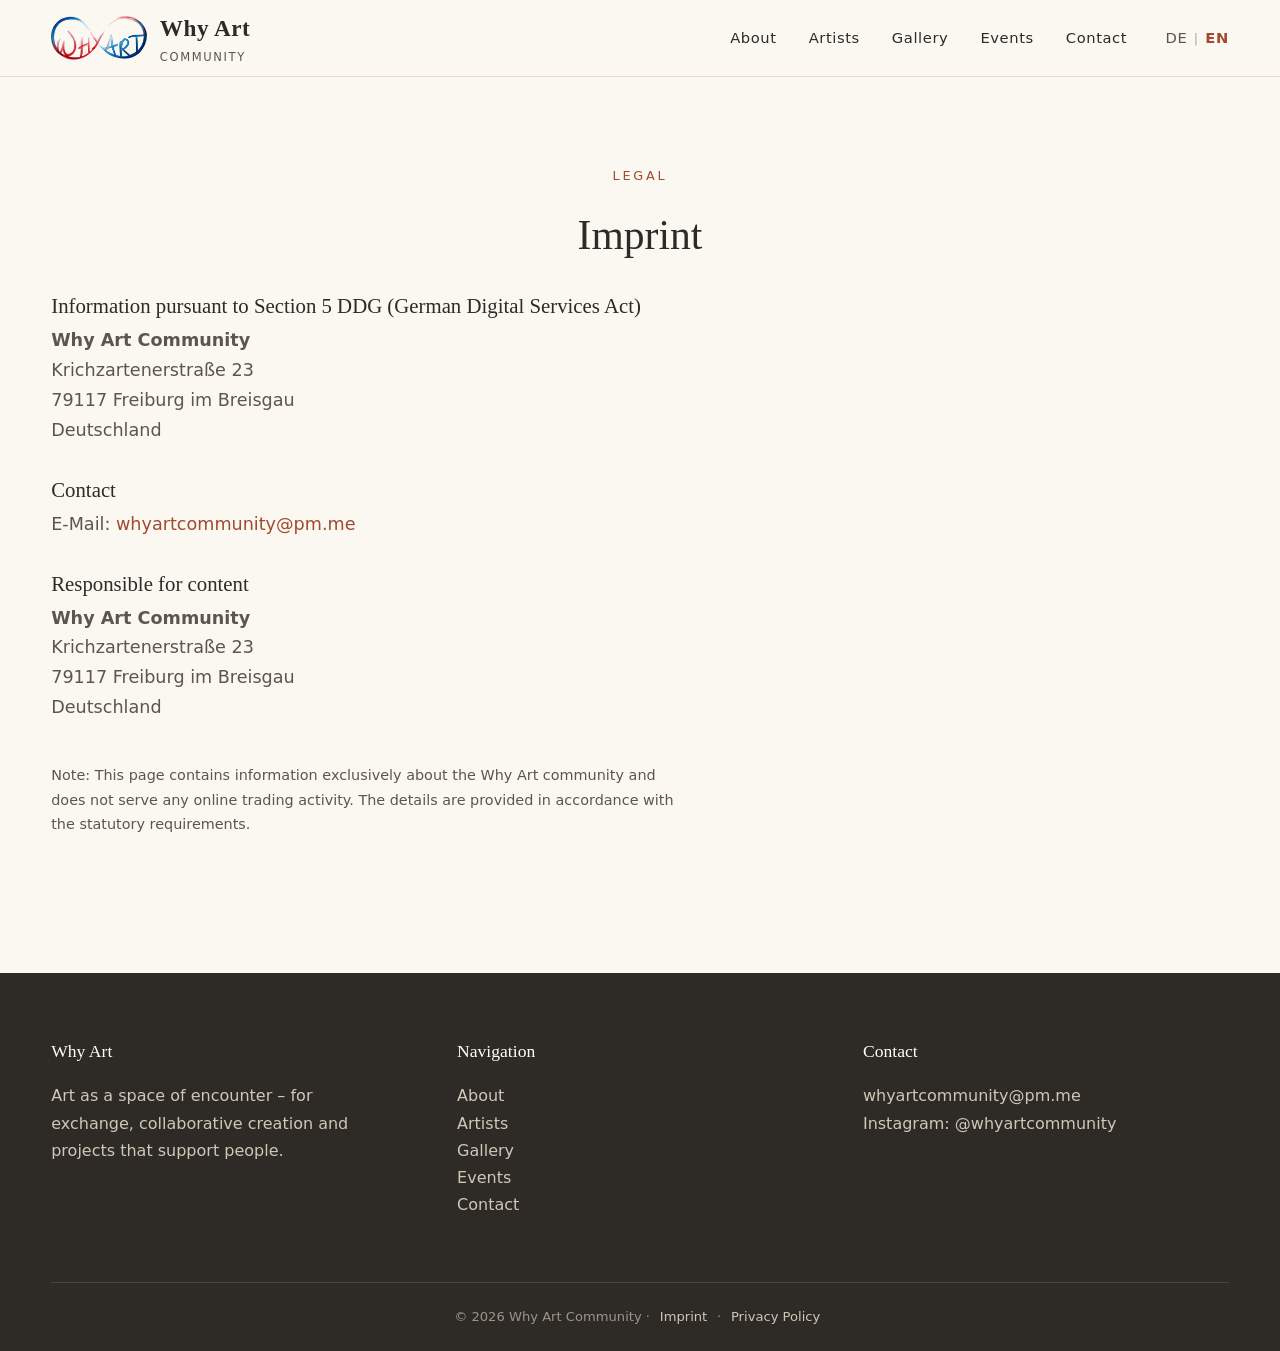
<file: en/imprint.html>
<!DOCTYPE html>
<html lang="en">
<head>
<meta charset="UTF-8">
<meta name="viewport" content="width=device-width, initial-scale=1.0">
<title>Imprint – Why Art Community</title>
<meta name="robots" content="noindex">
<link rel="canonical" href="https://whyartcommunity.com/en/imprint.html">
<link rel="alternate" hreflang="de" href="https://whyartcommunity.com/impressum.html">
<link rel="alternate" hreflang="en" href="https://whyartcommunity.com/en/imprint.html">
<link rel="icon" type="image/png" href="../assets/images/logo.png">
<meta property="og:site_name" content="Why Art Community">
<meta property="og:locale" content="en_US">
<meta property="og:type" content="website">
<meta property="og:title" content="Imprint – Why Art Community">
<meta property="og:description" content="">
<meta property="og:url" content="https://whyartcommunity.com/en/imprint.html">
<meta property="og:image" content="https://whyartcommunity.com/assets/images/hero.jpg">
<meta name="twitter:card" content="summary_large_image">
<meta name="twitter:title" content="Imprint – Why Art Community">
<meta name="twitter:description" content="">
<meta name="twitter:image" content="https://whyartcommunity.com/assets/images/hero.jpg">
<link rel="stylesheet" href="../assets/css/style.css?v=4">
</head>
<body>

<header class="site-header">
  <div class="wrap nav">
    <a class="brand" href="index.html">
      <img src="../assets/images/logo.png" alt="Why Art">
      <span>Why&nbsp;Art<small>COMMUNITY</small></span>
    </a>
    <button class="nav-toggle" aria-label="Menu">☰</button>
    <nav class="nav-links">
      <a href="index.html">About</a>
      <a href="artists.html">Artists</a>
      <a href="gallery.html">Gallery</a>
      <a href="events.html">Events</a>
      <a href="contacts.html">Contact</a>

      <div class="lang-switch">
        <a href="../impressum.html" hreflang="de">DE</a><span class="sep">|</span><a href="imprint.html" class="active" hreflang="en">EN</a>
      </div>
    </nav>
  </div>
</header>

<main>
  <section class="section">
    <div class="wrap">
      <p class="eyebrow center">Legal</p>
      <h1 class="center" style="font-family:var(--serif);font-weight:500;font-size:clamp(1.9rem,3.5vw,2.6rem);margin-bottom:1.5rem">Imprint</h1>

      <h2 style="font-size:1.3rem;font-family:var(--serif);margin-bottom:.5rem">Information pursuant to Section 5 DDG (German Digital Services Act)</h2>
      <p class="lead-p" style="margin:0 0 2rem">
        <strong>Why Art Community</strong><br>
        Krichzartenerstraße 23<br>
        79117 Freiburg im Breisgau<br>
        Deutschland
      </p>

      <h2 style="font-size:1.3rem;font-family:var(--serif);margin-bottom:.5rem">Contact</h2>
      <p class="lead-p" style="margin:0 0 2rem">
        E-Mail: <a href="mailto:whyartcommunity@pm.me">whyartcommunity@pm.me</a>
      </p>

      <h2 style="font-size:1.3rem;font-family:var(--serif);margin-bottom:.5rem">Responsible for content</h2>
      <p class="lead-p" style="margin:0">
        <strong>Why Art Community</strong><br>
        Krichzartenerstraße 23<br>
        79117 Freiburg im Breisgau<br>
        Deutschland
      </p>
      <p style="color:var(--ink-soft);font-size:.9rem;margin-top:2.5rem;max-width:70ch">
        Note: This page contains information exclusively about the Why Art community and does not
        serve any online trading activity. The details are provided in accordance with the statutory requirements.
      </p>
    </div>
  </section>
</main>

<footer class="site-footer">
  <div class="wrap footer-inner">
    <div>
      <h4>Why Art</h4>
      <p style="color:#cfc7b8;max-width:34ch">Art as a space of encounter – for exchange, collaborative creation and projects that support people.</p>
    </div>
    <div>
      <h4>Navigation</h4>
      <p><a href="index.html">About</a></p>
      <p><a href="artists.html">Artists</a></p>
      <p><a href="gallery.html">Gallery</a></p>
      <p><a href="events.html">Events</a></p>
      <p><a href="contacts.html">Contact</a></p>
    </div>
    <div>
      <h4>Contact</h4>
      <p><a href="mailto:whyartcommunity@pm.me">whyartcommunity@pm.me</a></p>
      <p><a href="https://www.instagram.com/whyartcommunity/" target="_blank" rel="noopener">Instagram: @whyartcommunity</a></p>
    </div>
  </div>
  <div class="footer-bottom wrap">© <span data-year></span> Why Art Community · <a href="imprint.html">Imprint</a> · <a href="privacy.html">Privacy Policy</a></div>
</footer>

<script src="../assets/js/main.js?v=2"></script>
<script>document.querySelector('[data-year]').textContent = new Date().getFullYear();</script>
</body>
</html>
</file>
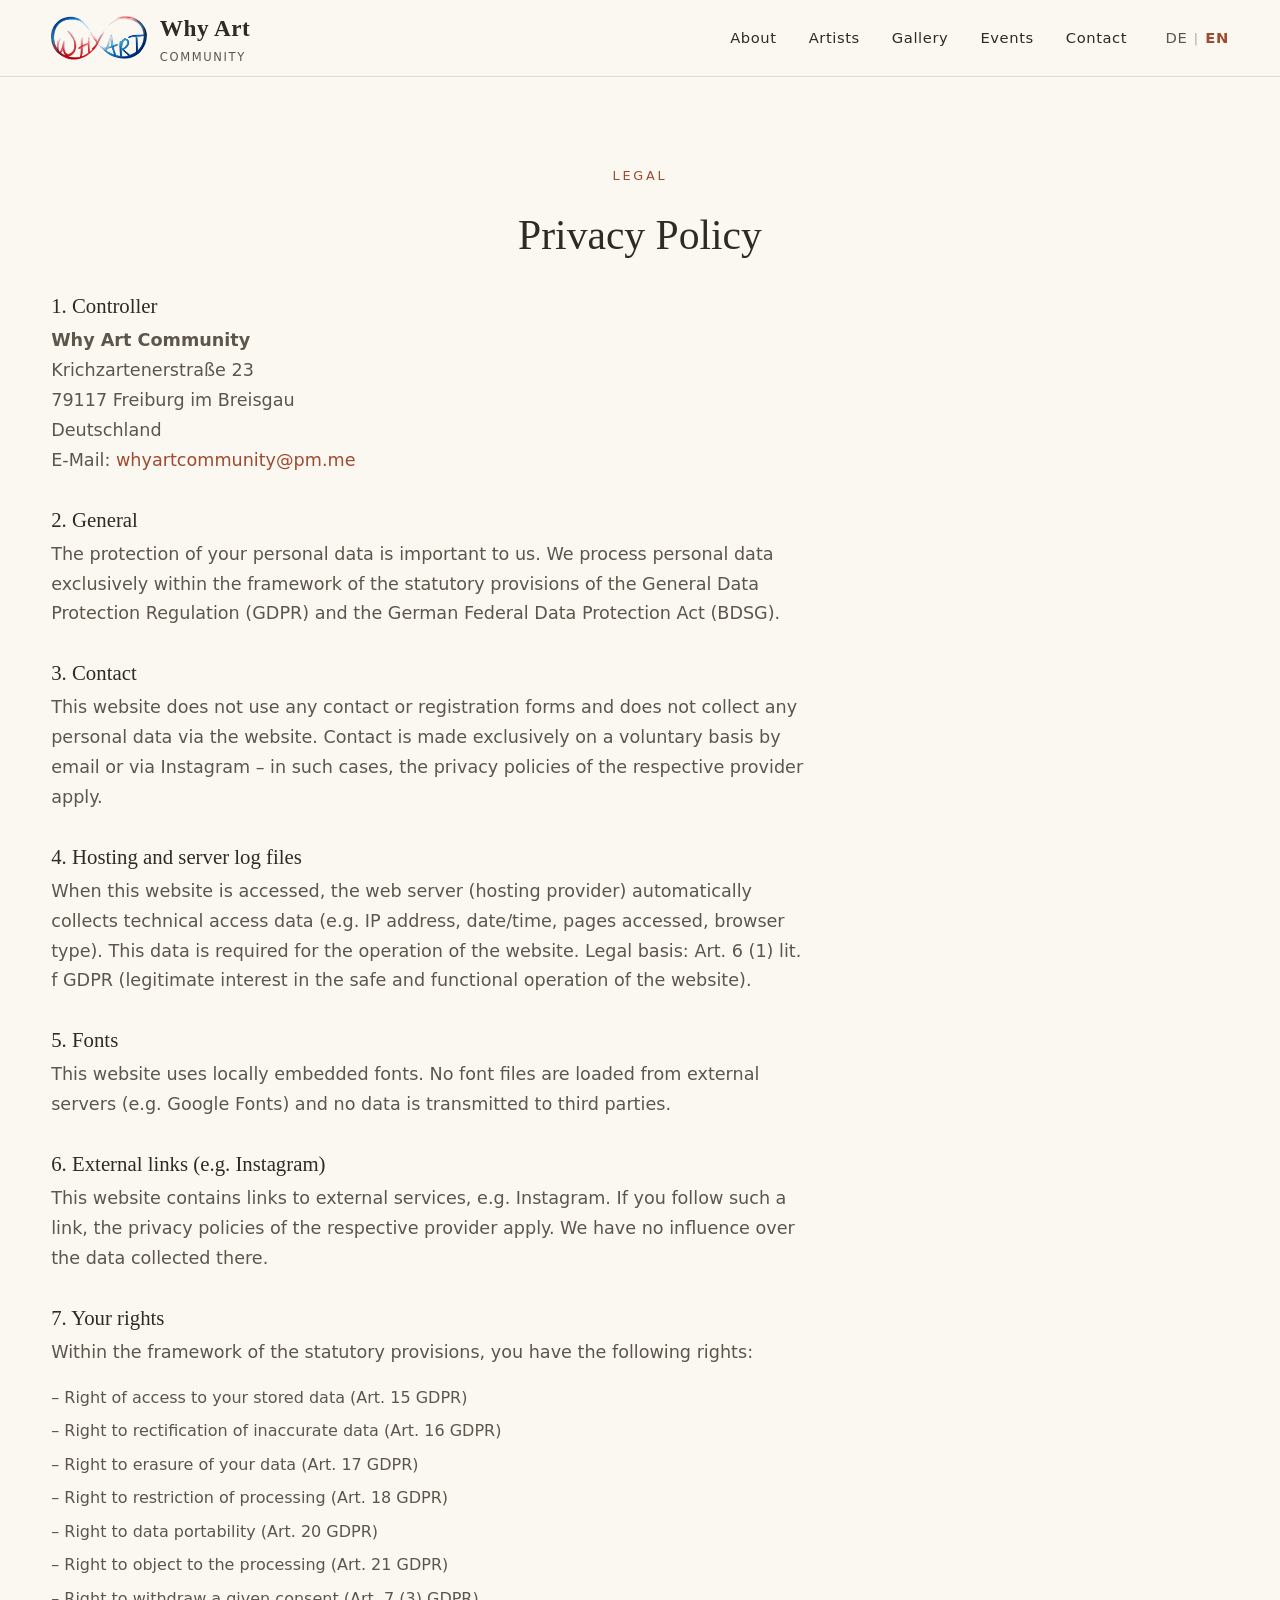
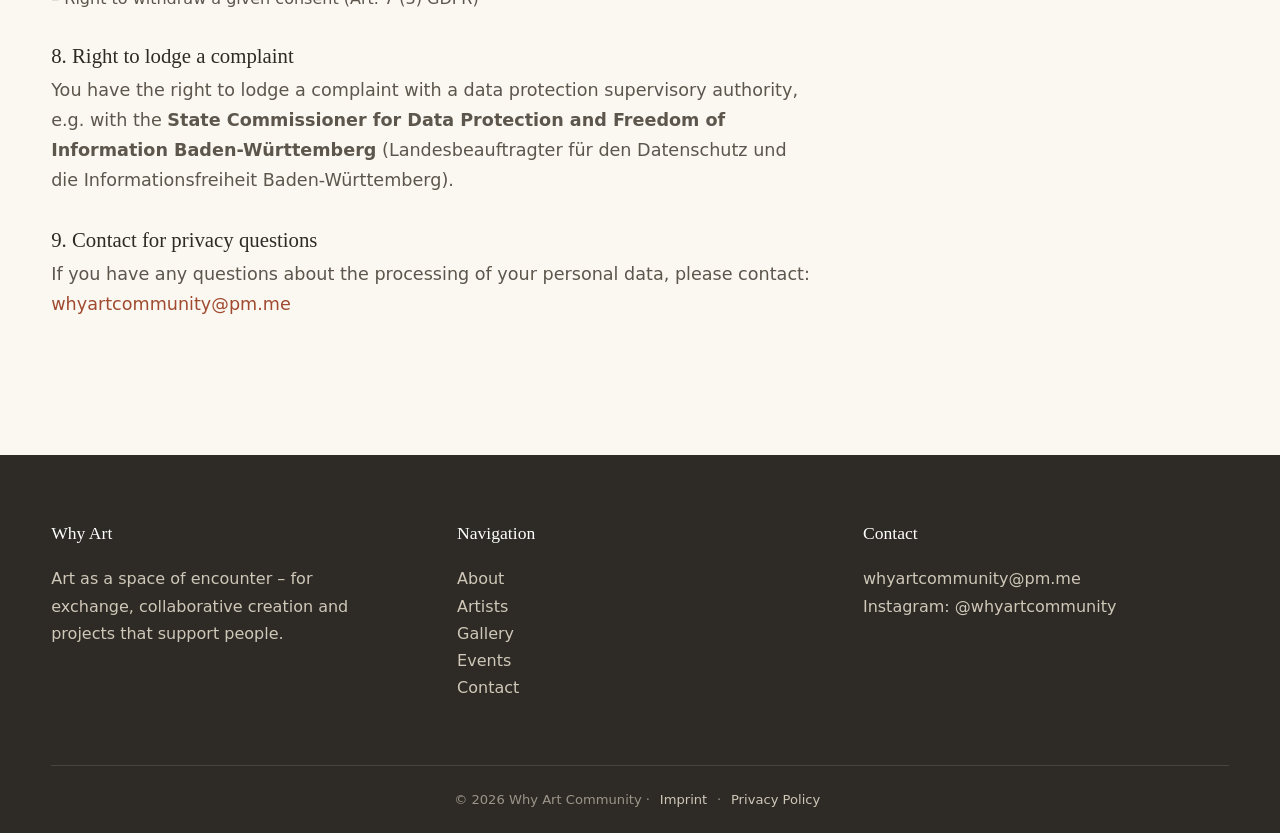
<file: en/privacy.html>
<!DOCTYPE html>
<html lang="en">
<head>
<meta charset="UTF-8">
<meta name="viewport" content="width=device-width, initial-scale=1.0">
<title>Privacy Policy – Why Art Community</title>
<meta name="robots" content="noindex">
<link rel="canonical" href="https://whyartcommunity.com/en/privacy.html">
<link rel="alternate" hreflang="de" href="https://whyartcommunity.com/datenschutz.html">
<link rel="alternate" hreflang="en" href="https://whyartcommunity.com/en/privacy.html">
<link rel="icon" type="image/png" href="../assets/images/logo.png">
<meta property="og:site_name" content="Why Art Community">
<meta property="og:locale" content="en_US">
<meta property="og:type" content="website">
<meta property="og:title" content="Privacy Policy – Why Art Community">
<meta property="og:description" content="">
<meta property="og:url" content="https://whyartcommunity.com/en/privacy.html">
<meta property="og:image" content="https://whyartcommunity.com/assets/images/hero.jpg">
<meta name="twitter:card" content="summary_large_image">
<meta name="twitter:title" content="Privacy Policy – Why Art Community">
<meta name="twitter:description" content="">
<meta name="twitter:image" content="https://whyartcommunity.com/assets/images/hero.jpg">
<link rel="stylesheet" href="../assets/css/style.css?v=4">
</head>
<body>

<header class="site-header">
  <div class="wrap nav">
    <a class="brand" href="index.html">
      <img src="../assets/images/logo.png" alt="Why Art">
      <span>Why&nbsp;Art<small>COMMUNITY</small></span>
    </a>
    <button class="nav-toggle" aria-label="Menu">☰</button>
    <nav class="nav-links">
      <a href="index.html">About</a>
      <a href="artists.html">Artists</a>
      <a href="gallery.html">Gallery</a>
      <a href="events.html">Events</a>
      <a href="contacts.html">Contact</a>

      <div class="lang-switch">
        <a href="../datenschutz.html" hreflang="de">DE</a><span class="sep">|</span><a href="privacy.html" class="active" hreflang="en">EN</a>
      </div>
    </nav>
  </div>
</header>

<main>
  <section class="section">
    <div class="wrap">
      <p class="eyebrow center">Legal</p>
      <h1 class="center" style="font-family:var(--serif);font-weight:500;font-size:clamp(1.9rem,3.5vw,2.6rem);margin-bottom:1.5rem">Privacy Policy</h1>

      <h2 style="font-size:1.3rem;font-family:var(--serif);margin-bottom:.5rem">1. Controller</h2>
      <p class="lead-p" style="margin:0 0 2rem">
        <strong>Why Art Community</strong><br>
        Krichzartenerstraße 23<br>
        79117 Freiburg im Breisgau<br>
        Deutschland<br>
        E-Mail: <a href="mailto:whyartcommunity@pm.me">whyartcommunity@pm.me</a>
      </p>

      <h2 style="font-size:1.3rem;font-family:var(--serif);margin-bottom:.5rem">2. General</h2>
      <p class="lead-p" style="margin:0 0 2rem">The protection of your personal data is important to us. We process personal data exclusively within the framework of the statutory provisions of the General Data Protection Regulation (GDPR) and the German Federal Data Protection Act (BDSG).</p>

      <h2 style="font-size:1.3rem;font-family:var(--serif);margin-bottom:.5rem">3. Contact</h2>
      <p class="lead-p" style="margin:0 0 2rem">This website does not use any contact or registration forms and does not collect any personal data via the website. Contact is made exclusively on a voluntary basis by email or via Instagram – in such cases, the privacy policies of the respective provider apply.</p>

      <h2 style="font-size:1.3rem;font-family:var(--serif);margin-bottom:.5rem">4. Hosting and server log files</h2>
      <p class="lead-p" style="margin:0 0 2rem">When this website is accessed, the web server (hosting provider) automatically collects technical access data (e.g. IP address, date/time, pages accessed, browser type). This data is required for the operation of the website. Legal basis: Art. 6 (1) lit. f GDPR (legitimate interest in the safe and functional operation of the website).</p>

      <h2 style="font-size:1.3rem;font-family:var(--serif);margin-bottom:.5rem">5. Fonts</h2>
      <p class="lead-p" style="margin:0 0 2rem">This website uses locally embedded fonts. No font files are loaded from external servers (e.g. Google Fonts) and no data is transmitted to third parties.</p>

      <h2 style="font-size:1.3rem;font-family:var(--serif);margin-bottom:.5rem">6. External links (e.g. Instagram)</h2>
      <p class="lead-p" style="margin:0 0 2rem">This website contains links to external services, e.g. Instagram. If you follow such a link, the privacy policies of the respective provider apply. We have no influence over the data collected there.</p>

      <h2 style="font-size:1.3rem;font-family:var(--serif);margin-bottom:.5rem">7. Your rights</h2>
      <p class="lead-p" style="margin:0 0 1rem">Within the framework of the statutory provisions, you have the following rights:</p>
      <ul style="list-style:none;margin:0 0 2rem;display:grid;gap:.4rem;color:var(--ink-soft)">
        <li>– Right of access to your stored data (Art. 15 GDPR)</li>
        <li>– Right to rectification of inaccurate data (Art. 16 GDPR)</li>
        <li>– Right to erasure of your data (Art. 17 GDPR)</li>
        <li>– Right to restriction of processing (Art. 18 GDPR)</li>
        <li>– Right to data portability (Art. 20 GDPR)</li>
        <li>– Right to object to the processing (Art. 21 GDPR)</li>
        <li>– Right to withdraw a given consent (Art. 7 (3) GDPR)</li>
      </ul>

      <h2 style="font-size:1.3rem;font-family:var(--serif);margin-bottom:.5rem">8. Right to lodge a complaint</h2>
      <p class="lead-p" style="margin:0 0 2rem">You have the right to lodge a complaint with a data protection supervisory authority, e.g. with the <strong>State Commissioner for Data Protection and Freedom of Information Baden-Württemberg</strong> (Landesbeauftragter für den Datenschutz und die Informationsfreiheit Baden-Württemberg).</p>

      <h2 style="font-size:1.3rem;font-family:var(--serif);margin-bottom:.5rem">9. Contact for privacy questions</h2>
      <p class="lead-p" style="margin:0">If you have any questions about the processing of your personal data, please contact: <a href="mailto:whyartcommunity@pm.me">whyartcommunity@pm.me</a></p>
    </div>
  </section>
</main>

<footer class="site-footer">
  <div class="wrap footer-inner">
    <div>
      <h4>Why Art</h4>
      <p style="color:#cfc7b8;max-width:34ch">Art as a space of encounter – for exchange, collaborative creation and projects that support people.</p>
    </div>
    <div>
      <h4>Navigation</h4>
      <p><a href="index.html">About</a></p>
      <p><a href="artists.html">Artists</a></p>
      <p><a href="gallery.html">Gallery</a></p>
      <p><a href="events.html">Events</a></p>
      <p><a href="contacts.html">Contact</a></p>
    </div>
    <div>
      <h4>Contact</h4>
      <p><a href="mailto:whyartcommunity@pm.me">whyartcommunity@pm.me</a></p>
      <p><a href="https://www.instagram.com/whyartcommunity/" target="_blank" rel="noopener">Instagram: @whyartcommunity</a></p>
    </div>
  </div>
  <div class="footer-bottom wrap">© <span data-year></span> Why Art Community · <a href="imprint.html">Imprint</a> · <a href="privacy.html">Privacy Policy</a></div>
</footer>

<script src="../assets/js/main.js?v=2"></script>
<script>document.querySelector('[data-year]').textContent = new Date().getFullYear();</script>
</body>
</html>
</file>
<file: assets/css/style.css>
/* ===== WhyArt – Static Site Stylesheet =====
   Elegant art-gallery aesthetic: warm ivory, deep ink,
   terracotta accent, serif display + clean sans body.
*/
@import url('fonts.css');  /* self-hosted – no Google request */

:root{
  --bg:        #fbf8f2;
  --bg-alt:    #f3ede2;
  --ink:       #2e2b26;
  --ink-soft:  #5c564c;
  --accent:    #a04a2f;      /* terracotta */
  --accent-2:  #b98a3e;      /* ochre */
  --line:      #e3dac9;
  --white:     #fffdf8;
  --serif: 'Playfair Display', Georgia, serif;
  --sans:  'Inter', -apple-system, system-ui, sans-serif;
  --shadow: 0 18px 40px -20px rgba(46,43,38,.35);
}

*{margin:0;padding:0;box-sizing:border-box}
html{scroll-behavior:smooth}
body{
  background:var(--bg);color:var(--ink);
  font-family:var(--sans);font-weight:300;line-height:1.7;
  -webkit-font-smoothing:antialiased;
}
img{max-width:100%;display:block}
a{color:var(--accent);text-decoration:none;transition:color .2s}
a:hover{color:var(--accent-2)}

.wrap{width:min(1180px,92%);margin:0 auto}
.section{padding:5.5rem 0}
.section-alt{background:var(--bg-alt)}

/* ===== Header / Nav ===== */
header.site-header{
  position:sticky;top:0;z-index:50;
  background:rgba(251,248,242,.92);backdrop-filter:blur(8px);
  border-bottom:1px solid var(--line);
}
.nav{display:flex;align-items:center;justify-content:space-between;height:76px}
.brand{display:flex;align-items:center;gap:.8rem;font-family:var(--serif);font-size:1.45rem;font-weight:600;letter-spacing:.5px;color:var(--ink)}
.brand img{height:44px;width:auto}
.brand small{font-family:var(--sans);font-size:.72rem;letter-spacing:.14em;color:var(--ink-soft);display:block;font-weight:300}
.nav-links{display:flex;gap:2rem;align-items:center}
.nav-links a{font-size:.92rem;letter-spacing:.04em;color:var(--ink);font-weight:400;position:relative}
.nav-links a:hover{color:var(--accent)}
.nav-links a.active{color:var(--accent)}
.nav-links a.cta{
  background:var(--accent);color:#fff;padding:.55rem 1.2rem;border-radius:40px;
  font-size:.88rem;font-weight:500;
}
.nav-links a.cta:hover{background:var(--accent-2);color:#fff}
.lang-switch{display:flex;align-items:center;gap:.35rem;margin-left:.4rem;font-size:.8rem;letter-spacing:.06em;white-space:nowrap}
.lang-switch a{color:var(--ink-soft);text-decoration:none;transition:color .2s}
.lang-switch a:hover{color:var(--ink)}
.lang-switch a.active{color:var(--accent);font-weight:700}
.lang-switch .sep{color:var(--ink-soft);opacity:.5;margin:0 .05rem}
.nav-toggle{display:none;background:none;border:none;font-size:1.6rem;color:var(--ink);cursor:pointer}

/* ===== Hero ===== */
.hero{position:relative;min-height:78vh;display:flex;align-items:center;justify-content:center;text-align:center;overflow:hidden}
.hero-bg{position:absolute;inset:0;width:100%;height:100%;object-fit:cover;opacity:.55}
.hero::after{content:'';position:absolute;inset:0;background:linear-gradient(180deg,rgba(251,248,242,.25),rgba(251,248,242,.92))}
.hero-content{position:relative;z-index:2;max-width:820px;padding:2rem}
.hero .logo{height:110px;width:auto;margin:0 auto 1.5rem}
.hero h1{font-family:var(--serif);font-weight:500;font-size:clamp(2.2rem,5vw,4rem);line-height:1.1;margin-bottom:1rem}
.hero .tagline{font-style:italic;font-family:var(--serif);font-size:1.3rem;color:var(--ink-soft);max-width:60ch;margin:0 auto 2rem}
.hero blockquote{
  font-family:var(--serif);font-style:italic;font-size:clamp(1.15rem,2.4vw,1.6rem);
  color:var(--ink);max-width:56ch;margin:0 auto 0rem;line-height:1.5;
}
.hero blockquote cite{display:block;font-family:var(--sans);font-style:normal;font-size:.85rem;letter-spacing:.18em;margin-top:1.1rem;color:var(--ink-soft)}
.btn{display:inline-block;background:var(--accent);color:#fff;padding:.8rem 1.8rem;border-radius:40px;font-size:.95rem;font-weight:500;letter-spacing:.02em;margin-top:1.8rem}
.btn:hover{background:var(--accent-2);color:#fff}
.btn.ghost{background:transparent;color:var(--ink);border:1px solid var(--ink);margin-left:.6rem}
.btn.ghost:hover{border-color:var(--accent);color:var(--accent)}

/* ===== Kontakt Hero ===== */
.kontakt-hero{position:relative;min-height:72vh;display:flex;align-items:center;justify-content:center;text-align:center;overflow:hidden;background-size:cover;background-position:center}
.kontakt-hero::after{content:'';position:absolute;inset:0;background:rgba(46,43,38,.42)}
.kontakt-inner{position:relative;z-index:2;padding:3rem 1.5rem;width:min(760px,94%)}
.kontakt-inner h1{color:#fff;font-weight:500}
.kontakt-inner .lede{color:rgba(255,255,255,.92)}
.kontakt-inner .eyebrow{color:#f0d8c8}
.kontakt-options{display:grid;grid-template-columns:repeat(auto-fit,minmax(250px,1fr));gap:1.5rem;max-width:640px;margin:2.2rem auto 0}
.kontakt-card{display:block;background:rgba(255,253,248,.95);border-radius:10px;padding:1.8rem 1.5rem;text-align:center;color:var(--ink);transition:transform .2s,box-shadow .2s}
.kontakt-card:hover{transform:translateY(-4px);box-shadow:0 18px 40px -20px rgba(0,0,0,.55);color:var(--accent)}
.kontakt-card .card-label{font-size:.8rem;letter-spacing:.18em;text-transform:uppercase;color:var(--accent);font-weight:500}
.kontakt-card .card-value{font-family:var(--serif);font-size:1.25rem;font-weight:600;margin-top:.45rem;word-break:break-all}

/* ===== Typography / sections ===== */
.eyebrow{font-size:.8rem;letter-spacing:.22em;text-transform:uppercase;color:var(--accent);font-weight:500;margin-bottom:.8rem}
h2{font-family:var(--serif);font-weight:500;font-size:clamp(1.8rem,3.4vw,2.6rem);line-height:1.15;margin-bottom:1rem}
.lede{font-size:1.1rem;color:var(--ink-soft);max-width:64ch}
.center{text-align:center}
.center .lede{margin:0 auto}
.lead-p{font-size:1.1rem;color:var(--ink-soft);max-width:68ch;margin:0 auto 1.4rem}
.cols-2{display:grid;grid-template-columns:1fr 1fr;gap:4rem;align-items:center}
.cols-2 img{border-radius:4px;box-shadow:var(--shadow)}

/* ===== Künstler cards ===== */
.artists{display:grid;grid-template-columns:repeat(auto-fill,minmax(300px,1fr));gap:2.2rem}
.artist{background:var(--white);border:1px solid var(--line);border-radius:6px;overflow:hidden;box-shadow:0 6px 20px -14px rgba(46,43,38,.4);transition:transform .25s,box-shadow .25s}
.artist:hover{transform:translateY(-4px);box-shadow:var(--shadow)}
.artist .photo{aspect-ratio:4/5;overflow:hidden}
.artist .photo img{width:100%;height:100%;object-fit:cover;transition:transform .5s}
.artist:hover .photo img{transform:scale(1.05)}
.artist .meta{padding:1.4rem 1.5rem 1.7rem}
.artist h3{font-family:var(--serif);font-size:1.3rem;font-weight:600;margin-bottom:.35rem}
.artist .role{font-size:.8rem;letter-spacing:.14em;text-transform:uppercase;color:var(--accent);margin-bottom:.8rem}
.artist p{font-size:.95rem;color:var(--ink-soft)}

/* ===== Galerie grid + lightbox ===== */
.expo{text-align:center;margin-bottom:4.5rem}
.expo h3{font-family:var(--serif);font-size:1.7rem;font-weight:600;margin-bottom:.5rem}
.expo .desc{color:var(--ink-soft);max-width:70ch;margin:0 auto 1.6rem}
.grid{display:flex;flex-wrap:wrap;justify-content:center;gap:1rem}
.grid a{display:block;border-radius:4px;overflow:hidden;aspect-ratio:1/1;box-shadow:0 4px 14px -10px rgba(46,43,38,.4);width:clamp(160px,23%,240px);flex:0 0 auto}
.grid img{width:100%;height:100%;object-fit:cover;transition:transform .4s}
.grid a:hover img{transform:scale(1.06)}
@media(max-width:560px){.grid a{flex:1 1 100%;aspect-ratio:4/3}}
.bank{background:var(--white);border:1px solid var(--line);border-left:4px solid var(--accent);padding:1.6rem 2rem;border-radius:4px;max-width:640px}
.bank h4{font-family:var(--serif);font-size:1.2rem;margin-bottom:.6rem}
.bank code{background:var(--bg-alt);padding:.2rem .5rem;border-radius:3px;font-size:.95rem}

/* ===== Events ===== */
.event{background:var(--white);border:1px solid var(--line);border-radius:6px;padding:1.8rem 2rem;margin-bottom:1.6rem;box-shadow:0 6px 18px -14px rgba(46,43,38,.35)}
.event .date{font-size:.78rem;letter-spacing:.16em;text-transform:uppercase;color:var(--accent);font-weight:500;margin-bottom:.3rem}
.event h3{font-family:var(--serif);font-size:1.5rem;font-weight:600;margin-bottom:.6rem}
.event p{color:var(--ink-soft);max-width:70ch}
.event ul{list-style:none;margin:1rem 0;display:grid;gap:.35rem}
.event li{color:var(--ink-soft);font-size:.95rem}
.event li strong{color:var(--ink);font-weight:500}
.event.past{opacity:1}
.event.has-img{display:grid;grid-template-columns:280px 1fr;gap:2rem;align-items:center}
.event.has-img > a{display:block;border-radius:4px;overflow:hidden;line-height:0}
.event .event-media{width:100%;height:200px;object-fit:cover;cursor:zoom-in}
.event.has-img .event-body{min-width:0}
@media(max-width:700px){.event.has-img{grid-template-columns:1fr}.event .event-media{height:180px}}
.tag{display:inline-block;font-size:.72rem;letter-spacing:.1em;text-transform:uppercase;padding:.25rem .7rem;border-radius:30px;font-weight:500;margin-left:.5rem;vertical-align:middle}
.tag.current{background:var(--accent);color:#fff}
.tag.past{background:var(--line);color:var(--ink-soft)}

/* ===== Kontakt ===== */
.contact-grid{display:grid;grid-template-columns:1.1fr .9fr;gap:3.5rem;align-items:start}
.form-card{background:var(--white);border:1px solid var(--line);border-radius:6px;padding:2.2rem}
.form-card h3{font-family:var(--serif);font-size:1.4rem;font-weight:600;margin-bottom:1.4rem}
.field{margin-bottom:1.2rem}
.field label{display:block;font-size:.85rem;letter-spacing:.04em;margin-bottom:.35rem;color:var(--ink)}
.field input,.field textarea{
  width:100%;padding:.8rem 1rem;border:1px solid var(--line);border-radius:4px;
  background:var(--bg);font-family:var(--sans);font-size:.98rem;color:var(--ink);
}
.field input:focus,.field textarea:focus{outline:none;border-color:var(--accent)}
.field textarea{min-height:130px;resize:vertical}
button[type=submit]{background:var(--accent);color:#fff;border:none;padding:.85rem 2rem;border-radius:40px;font-family:var(--sans);font-size:.98rem;font-weight:500;cursor:pointer}
button[type=submit]:hover{background:var(--accent-2)}
.contact-info{}
.contact-info li{list-style:none;margin-bottom:1rem;color:var(--ink-soft)}
.contact-info li strong{display:block;color:var(--ink);font-weight:500}

/* ===== Footer ===== */
footer.site-footer{background:var(--ink);color:#d8d2c6;margin-top:3rem}
.footer-inner{display:grid;grid-template-columns:repeat(auto-fit,minmax(220px,1fr));gap:2.5rem;padding:4rem 0}
.footer-inner h4{font-family:var(--serif);color:#fff;font-size:1.1rem;margin-bottom:1rem;font-weight:500}
.footer-inner a{color:#cfc7b8}
.footer-inner a:hover{color:#fff}
.footer-bottom{border-top:1px solid rgba(255,255,255,.12);padding:1.4rem 0;text-align:center;font-size:.82rem;color:#9b9488}
.footer-bottom a{color:#cfc7b8;margin:0 .35rem}
.footer-bottom a:hover{color:#fff}

/* ===== Lightbox ===== */
.lightbox{position:fixed;inset:0;z-index:100;background:rgba(20,18,15,.94);display:none;align-items:center;justify-content:center;flex-direction:column;padding:2rem}
.lightbox.open{display:flex}
.lightbox img{max-width:92vw;max-height:82vh;object-fit:contain;border-radius:4px}
.lightbox .lb-cap{color:#d8d2c6;margin-top:1rem;font-size:.9rem}
.lightbox .lb-close{position:absolute;top:1.2rem;right:1.6rem;background:none;border:none;color:#fff;font-size:2.4rem;cursor:pointer;line-height:1;z-index:5;padding:.5rem}
.lightbox .lb-nav{position:absolute;background:transparent;border:none;color:rgba(255,255,255,.9);cursor:pointer;top:0;bottom:0;width:14%;display:flex;align-items:center;justify-content:center;font-size:3.4rem;transition:color .2s}
.lightbox .lb-nav:hover{color:#fff}
.lightbox .lb-prev{left:0}
.lightbox .lb-next{right:0}

/* ===== Responsive ===== */
@media(max-width:860px){
  .nav-toggle{display:block}
  .nav-links{
    position:absolute;top:76px;left:0;right:0;flex-direction:column;gap:0;
    background:var(--bg);border-bottom:1px solid var(--line);padding:0;
    max-height:0;overflow:hidden;transition:max-height .3s;
  }
  .nav-links.open{max-height:480px}
  .nav-links a{padding:1rem 6%;border-bottom:1px solid var(--line);width:100%;text-align:center}
  .nav-links .lang-switch{justify-content:center;width:100%;padding:1.1rem 6%;flex-wrap:wrap}
  .nav-links .lang-switch a{padding:0;width:auto;border:none}
  .nav-links a.cta{border-radius:0;margin:0}
  .cols-2{grid-template-columns:1fr;gap:2rem}
  .contact-grid{grid-template-columns:1fr;gap:2rem}
}
</file>
